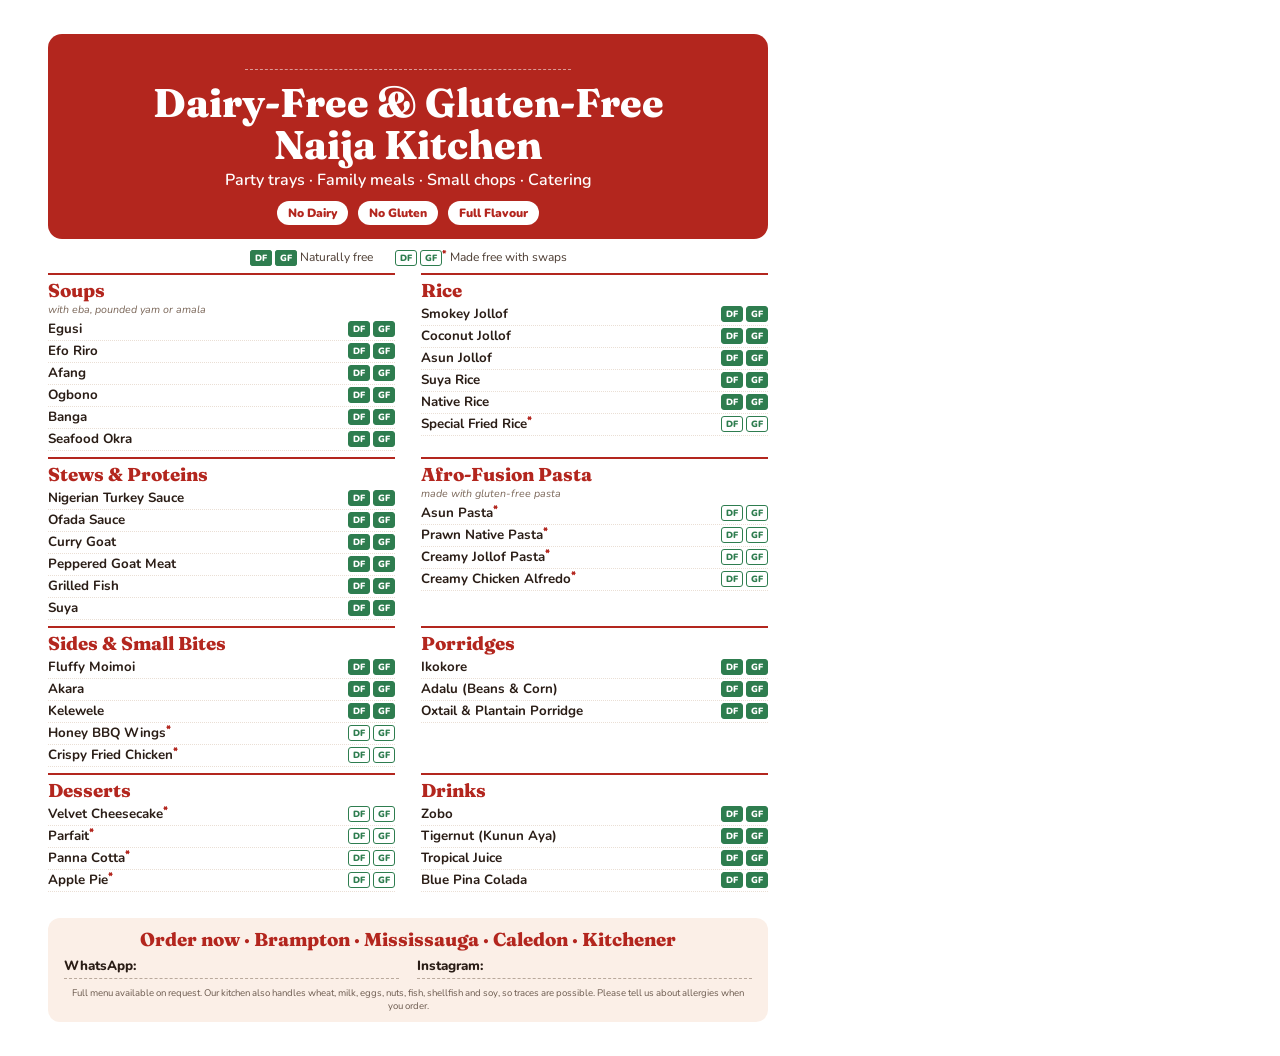
<file: menu/df-gf-flyer.html>
<!doctype html><html lang="en"><head><meta charset="utf-8"><title>DF &amp; GF Flyer</title>
<link rel="stylesheet" href="../book/fonts/fonts.css"><style>
@page { size: Letter; margin: 0; }
* { box-sizing:border-box; }
html,body { margin:0; }
body { font-family:'Nunito',sans-serif; color:#2a1d16; background:#fff; }
.sheet { width:8.5in; height:11in; padding:0.35in 0.5in; display:flex; flex-direction:column; }
.top { background:#b3261e; color:#fff; border-radius:14px; padding:16px 22px 14px; text-align:center; }
.biz { font-size:9pt; letter-spacing:.18em; text-transform:uppercase; opacity:.9; border-bottom:1.5px dashed rgba(255,255,255,.6); display:inline-block; min-width:3.4in; padding-bottom:3px; height:20px; }
h1 { font-family:'Fraunces',serif; font-weight:800; font-size:30pt; line-height:1.05; margin:6px 0 3px; }
.tl { font-size:12pt; margin:0; font-weight:600; }
.badges { display:flex; justify-content:center; gap:10px; margin-top:10px; flex-wrap:wrap; }
.badges span { background:#fff; color:#b3261e; font-weight:900; font-size:9pt; padding:4px 11px; border-radius:20px; }
.legend { display:flex; justify-content:center; gap:22px; font-size:9pt; color:#4a3a30; margin:10px 0 8px; }
.grid { flex:1; display:grid; grid-template-columns:1fr 1fr; gap:6px 26px; align-content:start; }
section { border-top:2px solid #b3261e; padding-top:4px; }
h2 { font-family:'Fraunces',serif; font-weight:800; color:#b3261e; font-size:14pt; margin:0; }
.sub { font-size:8pt; font-style:italic; color:#7a6658; margin:0 0 2px; }
ul { list-style:none; margin:2px 0 0; padding:0; }
li { display:flex; align-items:center; gap:3px; font-size:10pt; font-weight:700; padding:1.5px 0; border-bottom:1px dotted #eadfd5; }
li span { flex:1; }
sup { color:#b3261e; font-weight:900; line-height:0; vertical-align:baseline; position:relative; top:-0.4em; }
.t { font-style:normal; font-size:6.8pt; font-weight:900; padding:1px 4px; border-radius:3px; border:1px solid #2e7d4f; }
.t.n { background:#2e7d4f; color:#fff; } .t.s { background:#fff; color:#2e7d4f; }
.bottom { margin-top:8px; background:#fbefe7; border-radius:12px; padding:10px 16px; }
.cta { text-align:center; font-family:'Fraunces',serif; font-weight:800; color:#b3261e; font-size:14pt; margin:0 0 6px; }
.lines { display:flex; gap:18px; font-size:10pt; font-weight:800; }
.lines span { flex:1; border-bottom:1.5px dashed #b9a99c; padding-bottom:3px; }
.fine { font-size:7.2pt; color:#6b5a4e; margin:7px 0 0; text-align:center; }
</style></head><body><div class="sheet">
<div class="top">
  <div class="biz"></div>
  <h1>Dairy-Free &amp; Gluten-Free<br>Naija Kitchen</h1>
  <p class="tl">Party trays · Family meals · Small chops · Catering</p>
  <div class="badges"><span>No Dairy</span><span>No Gluten</span><span>Full Flavour</span></div>
</div>
<div class="legend"><span><i class="t n">DF</i> <i class="t n">GF</i> Naturally free</span><span><i class="t s">DF</i> <i class="t s">GF</i><sup>*</sup> Made free with swaps</span></div>
<div class="grid"><section><h2>Soups</h2><p class="sub">with eba, pounded yam or amala</p><ul><li><span>Egusi</span><i class="t n">DF</i><i class="t n">GF</i></li><li><span>Efo Riro</span><i class="t n">DF</i><i class="t n">GF</i></li><li><span>Afang</span><i class="t n">DF</i><i class="t n">GF</i></li><li><span>Ogbono</span><i class="t n">DF</i><i class="t n">GF</i></li><li><span>Banga</span><i class="t n">DF</i><i class="t n">GF</i></li><li><span>Seafood Okra</span><i class="t n">DF</i><i class="t n">GF</i></li></ul></section><section><h2>Rice</h2><ul><li><span>Smokey Jollof</span><i class="t n">DF</i><i class="t n">GF</i></li><li><span>Coconut Jollof</span><i class="t n">DF</i><i class="t n">GF</i></li><li><span>Asun Jollof</span><i class="t n">DF</i><i class="t n">GF</i></li><li><span>Suya Rice</span><i class="t n">DF</i><i class="t n">GF</i></li><li><span>Native Rice</span><i class="t n">DF</i><i class="t n">GF</i></li><li><span>Special Fried Rice<sup>*</sup></span><i class="t s">DF</i><i class="t s">GF</i></li></ul></section><section><h2>Stews & Proteins</h2><ul><li><span>Nigerian Turkey Sauce</span><i class="t n">DF</i><i class="t n">GF</i></li><li><span>Ofada Sauce</span><i class="t n">DF</i><i class="t n">GF</i></li><li><span>Curry Goat</span><i class="t n">DF</i><i class="t n">GF</i></li><li><span>Peppered Goat Meat</span><i class="t n">DF</i><i class="t n">GF</i></li><li><span>Grilled Fish</span><i class="t n">DF</i><i class="t n">GF</i></li><li><span>Suya</span><i class="t n">DF</i><i class="t n">GF</i></li></ul></section><section><h2>Afro-Fusion Pasta</h2><p class="sub">made with gluten-free pasta</p><ul><li><span>Asun Pasta<sup>*</sup></span><i class="t s">DF</i><i class="t s">GF</i></li><li><span>Prawn Native Pasta<sup>*</sup></span><i class="t s">DF</i><i class="t s">GF</i></li><li><span>Creamy Jollof Pasta<sup>*</sup></span><i class="t s">DF</i><i class="t s">GF</i></li><li><span>Creamy Chicken Alfredo<sup>*</sup></span><i class="t s">DF</i><i class="t s">GF</i></li></ul></section><section><h2>Sides & Small Bites</h2><ul><li><span>Fluffy Moimoi</span><i class="t n">DF</i><i class="t n">GF</i></li><li><span>Akara</span><i class="t n">DF</i><i class="t n">GF</i></li><li><span>Kelewele</span><i class="t n">DF</i><i class="t n">GF</i></li><li><span>Honey BBQ Wings<sup>*</sup></span><i class="t s">DF</i><i class="t s">GF</i></li><li><span>Crispy Fried Chicken<sup>*</sup></span><i class="t s">DF</i><i class="t s">GF</i></li></ul></section><section><h2>Porridges</h2><ul><li><span>Ikokore</span><i class="t n">DF</i><i class="t n">GF</i></li><li><span>Adalu (Beans &amp; Corn)</span><i class="t n">DF</i><i class="t n">GF</i></li><li><span>Oxtail &amp; Plantain Porridge</span><i class="t n">DF</i><i class="t n">GF</i></li></ul></section><section><h2>Desserts</h2><ul><li><span>Velvet Cheesecake<sup>*</sup></span><i class="t s">DF</i><i class="t s">GF</i></li><li><span>Parfait<sup>*</sup></span><i class="t s">DF</i><i class="t s">GF</i></li><li><span>Panna Cotta<sup>*</sup></span><i class="t s">DF</i><i class="t s">GF</i></li><li><span>Apple Pie<sup>*</sup></span><i class="t s">DF</i><i class="t s">GF</i></li></ul></section><section><h2>Drinks</h2><ul><li><span>Zobo</span><i class="t n">DF</i><i class="t n">GF</i></li><li><span>Tigernut (Kunun Aya)</span><i class="t n">DF</i><i class="t n">GF</i></li><li><span>Tropical Juice</span><i class="t n">DF</i><i class="t n">GF</i></li><li><span>Blue Pina Colada</span><i class="t n">DF</i><i class="t n">GF</i></li></ul></section></div>
<div class="bottom">
  <p class="cta">Order now · Brampton · Mississauga · Caledon · Kitchener</p>
  <div class="lines"><span>WhatsApp:</span><span>Instagram:</span></div>
  <p class="fine">Full menu available on request. Our kitchen also handles wheat, milk, eggs, nuts, fish, shellfish and soy, so traces are possible. Please tell us about allergies when you order.</p>
</div>
</div></body></html>
</file>
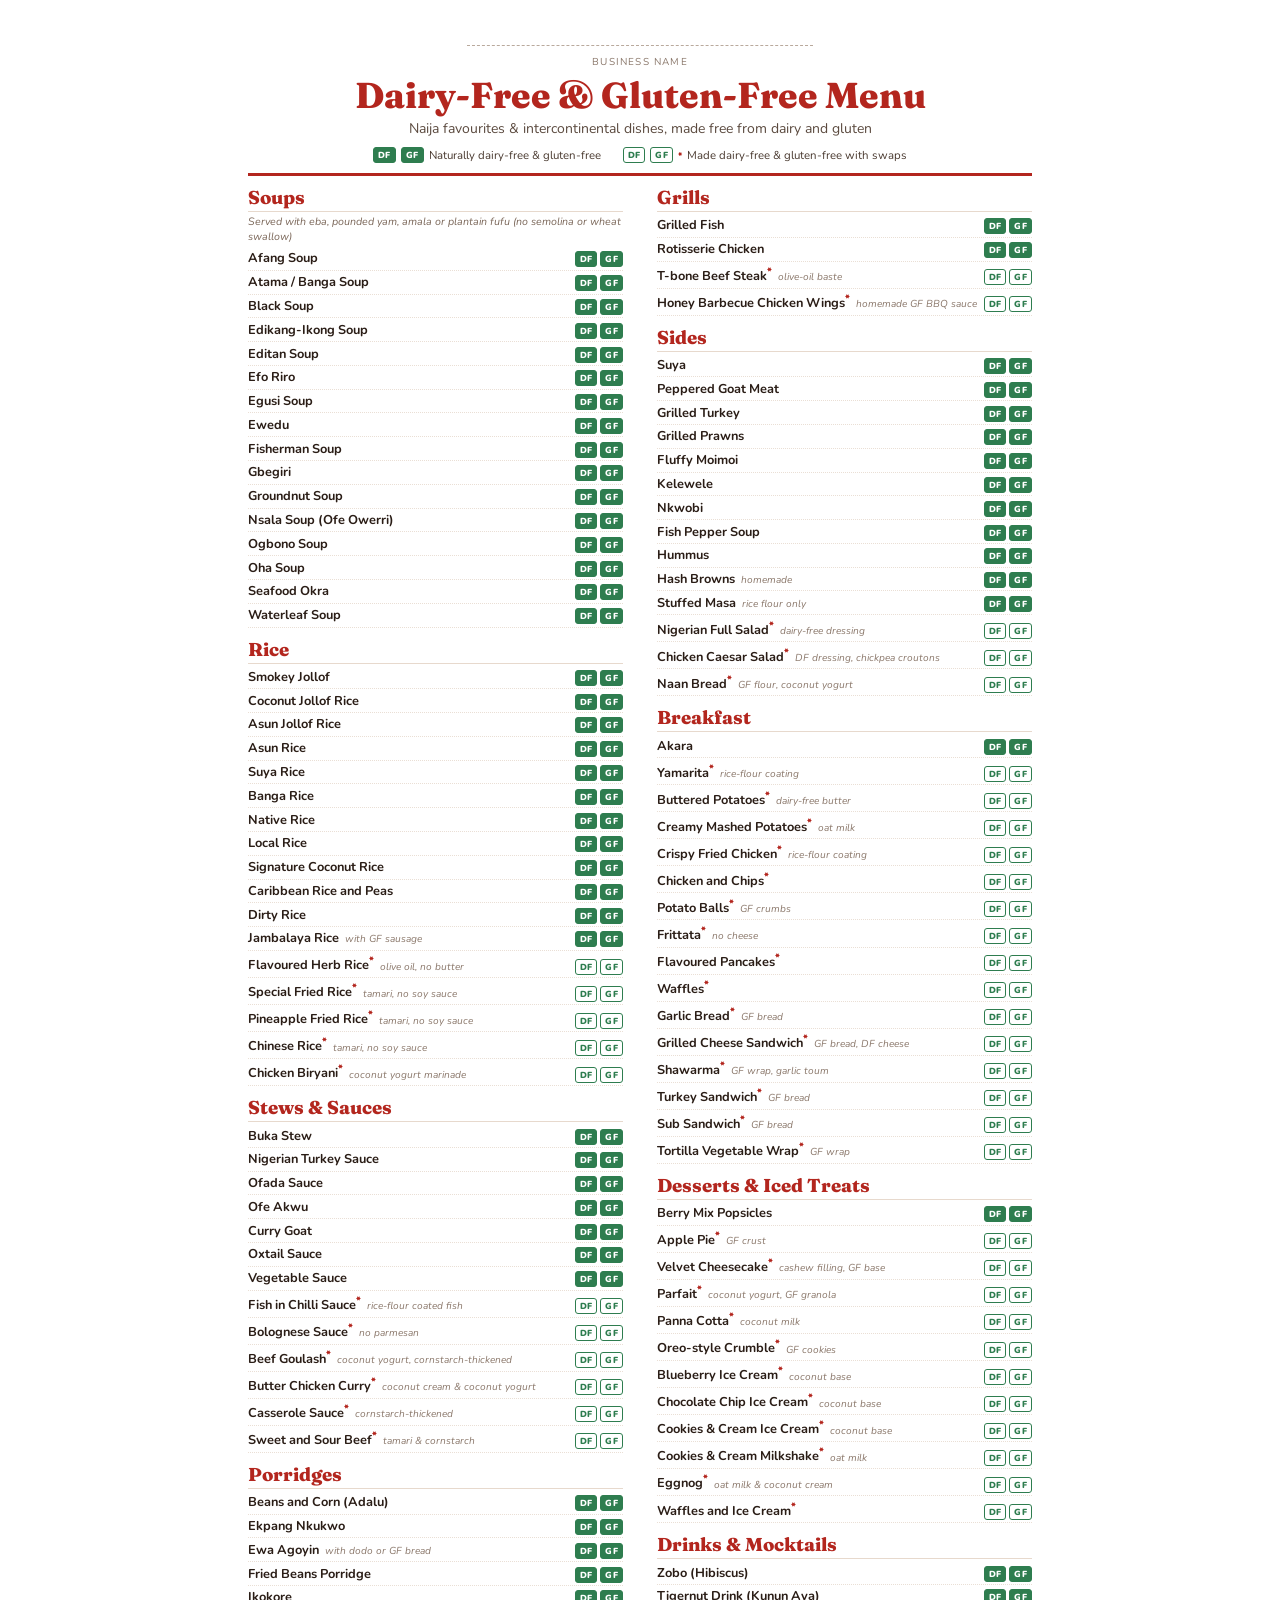
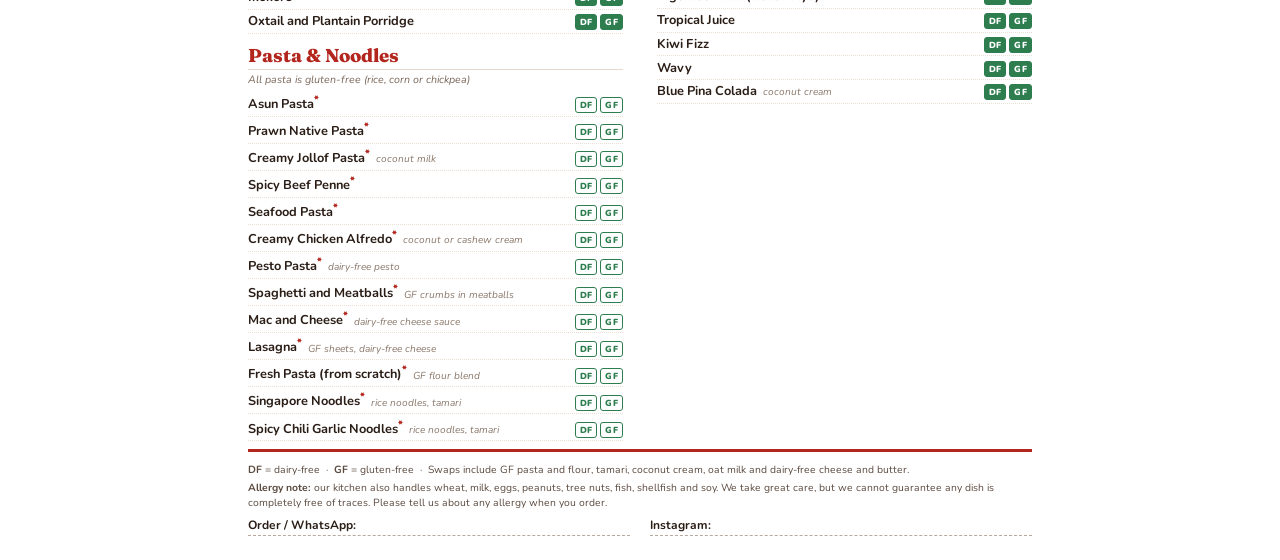
<file: menu/df-gf-menu.html>
<!doctype html><html lang="en"><head><meta charset="utf-8">
<title>Dairy-Free &amp; Gluten-Free Menu</title>
<link rel="stylesheet" href="../book/fonts/fonts.css">
<style>
@page { size: Letter; margin: 0.45in 0.5in; }
* { box-sizing: border-box; }
body { margin:0; font-family:'Nunito',sans-serif; color:#2a1d16; background:#fff; font-size:9.6pt; }
header { text-align:center; border-bottom:3px solid #b3261e; padding-bottom:8px; margin-bottom:10px; }
.biz { display:inline-block; border-bottom:1.5px dashed #b9a99c; min-width:3.6in; height:22px; margin-bottom:4px; }
.biz-l { font-size:7.5pt; letter-spacing:.12em; text-transform:uppercase; color:#8a776a; }
h1 { font-family:'Fraunces',serif; font-weight:800; font-size:27pt; color:#b3261e; margin:4px 0 2px; }
.tagline { font-size:10.5pt; color:#5b4a3f; margin:0; }
.legend { display:flex; justify-content:center; gap:22px; margin:9px 0 2px; font-size:8.6pt; color:#4a3a30; flex-wrap:wrap; }
.legend span { display:inline-flex; align-items:center; gap:5px; }
.cols { column-count:2; column-gap:0.35in; }
section { break-inside:avoid-column; margin:0 0 10px; }
h2 { font-family:'Fraunces',serif; font-weight:800; font-size:14pt; color:#b3261e; margin:0 0 2px;
      border-bottom:1px solid #e7d9cd; padding-bottom:2px; }
.sub { font-size:8pt; font-style:italic; color:#7a6658; margin:2px 0 3px; }
ul { list-style:none; margin:0; padding:0; }
li { display:flex; align-items:baseline; gap:6px; padding:2.4px 0; border-bottom:1px dotted #eadfd5; }
.nm { font-weight:700; }
.note { font-size:7.6pt; color:#8a776a; font-style:italic; flex:1; }
.nm + .tags { margin-left:auto; }
.tags { display:flex; gap:3px; white-space:nowrap; }
.tag { font-size:6.6pt; font-weight:900; letter-spacing:.04em; padding:1px 4px; border-radius:3px; }
.tag.n { background:#2e7d4f; color:#fff; border:1px solid #2e7d4f; }
.tag.s { background:#fff; color:#2e7d4f; border:1px solid #2e7d4f; }
.star { color:#b3261e; font-weight:900; }
footer { margin-top:8px; border-top:3px solid #b3261e; padding-top:7px; font-size:7.8pt; color:#5b4a3f; break-inside:avoid; }
footer p { margin:3px 0; }
.order { display:flex; gap:20px; margin-top:7px; font-size:9pt; font-weight:700; color:#2a1d16; flex-wrap:wrap; }
.order span { flex:1; min-width:2in; border-bottom:1.5px dashed #b9a99c; padding-bottom:2px; }
@media screen { body { max-width:8.5in; margin:24px auto; padding:0 16px; } }
</style></head><body>
<header>
  <div class="biz"></div><div class="biz-l">Business name</div>
  <h1>Dairy-Free &amp; Gluten-Free Menu</h1>
  <p class="tagline">Naija favourites &amp; intercontinental dishes, made free from dairy and gluten</p>
  <div class="legend">
    <span><b class="tag n">DF</b><b class="tag n">GF</b> Naturally dairy-free &amp; gluten-free</span>
    <span><b class="tag s">DF</b><b class="tag s">GF</b><sup class="star">*</sup> Made dairy-free &amp; gluten-free with swaps</span>
  </div>
</header>
<div class="cols"><section><h2>Soups</h2><p class="sub">Served with eba, pounded yam, amala or plantain fufu (no semolina or wheat swallow)</p><ul><li><span class="nm">Afang Soup</span><span class="tags"><b class="tag n">DF</b><b class="tag n">GF</b></span></li><li><span class="nm">Atama / Banga Soup</span><span class="tags"><b class="tag n">DF</b><b class="tag n">GF</b></span></li><li><span class="nm">Black Soup</span><span class="tags"><b class="tag n">DF</b><b class="tag n">GF</b></span></li><li><span class="nm">Edikang-Ikong Soup</span><span class="tags"><b class="tag n">DF</b><b class="tag n">GF</b></span></li><li><span class="nm">Editan Soup</span><span class="tags"><b class="tag n">DF</b><b class="tag n">GF</b></span></li><li><span class="nm">Efo Riro</span><span class="tags"><b class="tag n">DF</b><b class="tag n">GF</b></span></li><li><span class="nm">Egusi Soup</span><span class="tags"><b class="tag n">DF</b><b class="tag n">GF</b></span></li><li><span class="nm">Ewedu</span><span class="tags"><b class="tag n">DF</b><b class="tag n">GF</b></span></li><li><span class="nm">Fisherman Soup</span><span class="tags"><b class="tag n">DF</b><b class="tag n">GF</b></span></li><li><span class="nm">Gbegiri</span><span class="tags"><b class="tag n">DF</b><b class="tag n">GF</b></span></li><li><span class="nm">Groundnut Soup</span><span class="tags"><b class="tag n">DF</b><b class="tag n">GF</b></span></li><li><span class="nm">Nsala Soup (Ofe Owerri)</span><span class="tags"><b class="tag n">DF</b><b class="tag n">GF</b></span></li><li><span class="nm">Ogbono Soup</span><span class="tags"><b class="tag n">DF</b><b class="tag n">GF</b></span></li><li><span class="nm">Oha Soup</span><span class="tags"><b class="tag n">DF</b><b class="tag n">GF</b></span></li><li><span class="nm">Seafood Okra</span><span class="tags"><b class="tag n">DF</b><b class="tag n">GF</b></span></li><li><span class="nm">Waterleaf Soup</span><span class="tags"><b class="tag n">DF</b><b class="tag n">GF</b></span></li></ul></section><section><h2>Rice</h2><ul><li><span class="nm">Smokey Jollof</span><span class="tags"><b class="tag n">DF</b><b class="tag n">GF</b></span></li><li><span class="nm">Coconut Jollof Rice</span><span class="tags"><b class="tag n">DF</b><b class="tag n">GF</b></span></li><li><span class="nm">Asun Jollof Rice</span><span class="tags"><b class="tag n">DF</b><b class="tag n">GF</b></span></li><li><span class="nm">Asun Rice</span><span class="tags"><b class="tag n">DF</b><b class="tag n">GF</b></span></li><li><span class="nm">Suya Rice</span><span class="tags"><b class="tag n">DF</b><b class="tag n">GF</b></span></li><li><span class="nm">Banga Rice</span><span class="tags"><b class="tag n">DF</b><b class="tag n">GF</b></span></li><li><span class="nm">Native Rice</span><span class="tags"><b class="tag n">DF</b><b class="tag n">GF</b></span></li><li><span class="nm">Local Rice</span><span class="tags"><b class="tag n">DF</b><b class="tag n">GF</b></span></li><li><span class="nm">Signature Coconut Rice</span><span class="tags"><b class="tag n">DF</b><b class="tag n">GF</b></span></li><li><span class="nm">Caribbean Rice and Peas</span><span class="tags"><b class="tag n">DF</b><b class="tag n">GF</b></span></li><li><span class="nm">Dirty Rice</span><span class="tags"><b class="tag n">DF</b><b class="tag n">GF</b></span></li><li><span class="nm">Jambalaya Rice</span><span class="note">with GF sausage</span><span class="tags"><b class="tag n">DF</b><b class="tag n">GF</b></span></li><li><span class="nm">Flavoured Herb Rice<sup class="star">*</sup></span><span class="note">olive oil, no butter</span><span class="tags"><b class="tag s">DF</b><b class="tag s">GF</b></span></li><li><span class="nm">Special Fried Rice<sup class="star">*</sup></span><span class="note">tamari, no soy sauce</span><span class="tags"><b class="tag s">DF</b><b class="tag s">GF</b></span></li><li><span class="nm">Pineapple Fried Rice<sup class="star">*</sup></span><span class="note">tamari, no soy sauce</span><span class="tags"><b class="tag s">DF</b><b class="tag s">GF</b></span></li><li><span class="nm">Chinese Rice<sup class="star">*</sup></span><span class="note">tamari, no soy sauce</span><span class="tags"><b class="tag s">DF</b><b class="tag s">GF</b></span></li><li><span class="nm">Chicken Biryani<sup class="star">*</sup></span><span class="note">coconut yogurt marinade</span><span class="tags"><b class="tag s">DF</b><b class="tag s">GF</b></span></li></ul></section><section><h2>Stews & Sauces</h2><ul><li><span class="nm">Buka Stew</span><span class="tags"><b class="tag n">DF</b><b class="tag n">GF</b></span></li><li><span class="nm">Nigerian Turkey Sauce</span><span class="tags"><b class="tag n">DF</b><b class="tag n">GF</b></span></li><li><span class="nm">Ofada Sauce</span><span class="tags"><b class="tag n">DF</b><b class="tag n">GF</b></span></li><li><span class="nm">Ofe Akwu</span><span class="tags"><b class="tag n">DF</b><b class="tag n">GF</b></span></li><li><span class="nm">Curry Goat</span><span class="tags"><b class="tag n">DF</b><b class="tag n">GF</b></span></li><li><span class="nm">Oxtail Sauce</span><span class="tags"><b class="tag n">DF</b><b class="tag n">GF</b></span></li><li><span class="nm">Vegetable Sauce</span><span class="tags"><b class="tag n">DF</b><b class="tag n">GF</b></span></li><li><span class="nm">Fish in Chilli Sauce<sup class="star">*</sup></span><span class="note">rice-flour coated fish</span><span class="tags"><b class="tag s">DF</b><b class="tag s">GF</b></span></li><li><span class="nm">Bolognese Sauce<sup class="star">*</sup></span><span class="note">no parmesan</span><span class="tags"><b class="tag s">DF</b><b class="tag s">GF</b></span></li><li><span class="nm">Beef Goulash<sup class="star">*</sup></span><span class="note">coconut yogurt, cornstarch-thickened</span><span class="tags"><b class="tag s">DF</b><b class="tag s">GF</b></span></li><li><span class="nm">Butter Chicken Curry<sup class="star">*</sup></span><span class="note">coconut cream &amp; coconut yogurt</span><span class="tags"><b class="tag s">DF</b><b class="tag s">GF</b></span></li><li><span class="nm">Casserole Sauce<sup class="star">*</sup></span><span class="note">cornstarch-thickened</span><span class="tags"><b class="tag s">DF</b><b class="tag s">GF</b></span></li><li><span class="nm">Sweet and Sour Beef<sup class="star">*</sup></span><span class="note">tamari &amp; cornstarch</span><span class="tags"><b class="tag s">DF</b><b class="tag s">GF</b></span></li></ul></section><section><h2>Porridges</h2><ul><li><span class="nm">Beans and Corn (Adalu)</span><span class="tags"><b class="tag n">DF</b><b class="tag n">GF</b></span></li><li><span class="nm">Ekpang Nkukwo</span><span class="tags"><b class="tag n">DF</b><b class="tag n">GF</b></span></li><li><span class="nm">Ewa Agoyin</span><span class="note">with dodo or GF bread</span><span class="tags"><b class="tag n">DF</b><b class="tag n">GF</b></span></li><li><span class="nm">Fried Beans Porridge</span><span class="tags"><b class="tag n">DF</b><b class="tag n">GF</b></span></li><li><span class="nm">Ikokore</span><span class="tags"><b class="tag n">DF</b><b class="tag n">GF</b></span></li><li><span class="nm">Oxtail and Plantain Porridge</span><span class="tags"><b class="tag n">DF</b><b class="tag n">GF</b></span></li></ul></section><section><h2>Pasta & Noodles</h2><p class="sub">All pasta is gluten-free (rice, corn or chickpea)</p><ul><li><span class="nm">Asun Pasta<sup class="star">*</sup></span><span class="tags"><b class="tag s">DF</b><b class="tag s">GF</b></span></li><li><span class="nm">Prawn Native Pasta<sup class="star">*</sup></span><span class="tags"><b class="tag s">DF</b><b class="tag s">GF</b></span></li><li><span class="nm">Creamy Jollof Pasta<sup class="star">*</sup></span><span class="note">coconut milk</span><span class="tags"><b class="tag s">DF</b><b class="tag s">GF</b></span></li><li><span class="nm">Spicy Beef Penne<sup class="star">*</sup></span><span class="tags"><b class="tag s">DF</b><b class="tag s">GF</b></span></li><li><span class="nm">Seafood Pasta<sup class="star">*</sup></span><span class="tags"><b class="tag s">DF</b><b class="tag s">GF</b></span></li><li><span class="nm">Creamy Chicken Alfredo<sup class="star">*</sup></span><span class="note">coconut or cashew cream</span><span class="tags"><b class="tag s">DF</b><b class="tag s">GF</b></span></li><li><span class="nm">Pesto Pasta<sup class="star">*</sup></span><span class="note">dairy-free pesto</span><span class="tags"><b class="tag s">DF</b><b class="tag s">GF</b></span></li><li><span class="nm">Spaghetti and Meatballs<sup class="star">*</sup></span><span class="note">GF crumbs in meatballs</span><span class="tags"><b class="tag s">DF</b><b class="tag s">GF</b></span></li><li><span class="nm">Mac and Cheese<sup class="star">*</sup></span><span class="note">dairy-free cheese sauce</span><span class="tags"><b class="tag s">DF</b><b class="tag s">GF</b></span></li><li><span class="nm">Lasagna<sup class="star">*</sup></span><span class="note">GF sheets, dairy-free cheese</span><span class="tags"><b class="tag s">DF</b><b class="tag s">GF</b></span></li><li><span class="nm">Fresh Pasta (from scratch)<sup class="star">*</sup></span><span class="note">GF flour blend</span><span class="tags"><b class="tag s">DF</b><b class="tag s">GF</b></span></li><li><span class="nm">Singapore Noodles<sup class="star">*</sup></span><span class="note">rice noodles, tamari</span><span class="tags"><b class="tag s">DF</b><b class="tag s">GF</b></span></li><li><span class="nm">Spicy Chili Garlic Noodles<sup class="star">*</sup></span><span class="note">rice noodles, tamari</span><span class="tags"><b class="tag s">DF</b><b class="tag s">GF</b></span></li></ul></section><section><h2>Grills</h2><ul><li><span class="nm">Grilled Fish</span><span class="tags"><b class="tag n">DF</b><b class="tag n">GF</b></span></li><li><span class="nm">Rotisserie Chicken</span><span class="tags"><b class="tag n">DF</b><b class="tag n">GF</b></span></li><li><span class="nm">T-bone Beef Steak<sup class="star">*</sup></span><span class="note">olive-oil baste</span><span class="tags"><b class="tag s">DF</b><b class="tag s">GF</b></span></li><li><span class="nm">Honey Barbecue Chicken Wings<sup class="star">*</sup></span><span class="note">homemade GF BBQ sauce</span><span class="tags"><b class="tag s">DF</b><b class="tag s">GF</b></span></li></ul></section><section><h2>Sides</h2><ul><li><span class="nm">Suya</span><span class="tags"><b class="tag n">DF</b><b class="tag n">GF</b></span></li><li><span class="nm">Peppered Goat Meat</span><span class="tags"><b class="tag n">DF</b><b class="tag n">GF</b></span></li><li><span class="nm">Grilled Turkey</span><span class="tags"><b class="tag n">DF</b><b class="tag n">GF</b></span></li><li><span class="nm">Grilled Prawns</span><span class="tags"><b class="tag n">DF</b><b class="tag n">GF</b></span></li><li><span class="nm">Fluffy Moimoi</span><span class="tags"><b class="tag n">DF</b><b class="tag n">GF</b></span></li><li><span class="nm">Kelewele</span><span class="tags"><b class="tag n">DF</b><b class="tag n">GF</b></span></li><li><span class="nm">Nkwobi</span><span class="tags"><b class="tag n">DF</b><b class="tag n">GF</b></span></li><li><span class="nm">Fish Pepper Soup</span><span class="tags"><b class="tag n">DF</b><b class="tag n">GF</b></span></li><li><span class="nm">Hummus</span><span class="tags"><b class="tag n">DF</b><b class="tag n">GF</b></span></li><li><span class="nm">Hash Browns</span><span class="note">homemade</span><span class="tags"><b class="tag n">DF</b><b class="tag n">GF</b></span></li><li><span class="nm">Stuffed Masa</span><span class="note">rice flour only</span><span class="tags"><b class="tag n">DF</b><b class="tag n">GF</b></span></li><li><span class="nm">Nigerian Full Salad<sup class="star">*</sup></span><span class="note">dairy-free dressing</span><span class="tags"><b class="tag s">DF</b><b class="tag s">GF</b></span></li><li><span class="nm">Chicken Caesar Salad<sup class="star">*</sup></span><span class="note">DF dressing, chickpea croutons</span><span class="tags"><b class="tag s">DF</b><b class="tag s">GF</b></span></li><li><span class="nm">Naan Bread<sup class="star">*</sup></span><span class="note">GF flour, coconut yogurt</span><span class="tags"><b class="tag s">DF</b><b class="tag s">GF</b></span></li></ul></section><section><h2>Breakfast</h2><ul><li><span class="nm">Akara</span><span class="tags"><b class="tag n">DF</b><b class="tag n">GF</b></span></li><li><span class="nm">Yamarita<sup class="star">*</sup></span><span class="note">rice-flour coating</span><span class="tags"><b class="tag s">DF</b><b class="tag s">GF</b></span></li><li><span class="nm">Buttered Potatoes<sup class="star">*</sup></span><span class="note">dairy-free butter</span><span class="tags"><b class="tag s">DF</b><b class="tag s">GF</b></span></li><li><span class="nm">Creamy Mashed Potatoes<sup class="star">*</sup></span><span class="note">oat milk</span><span class="tags"><b class="tag s">DF</b><b class="tag s">GF</b></span></li><li><span class="nm">Crispy Fried Chicken<sup class="star">*</sup></span><span class="note">rice-flour coating</span><span class="tags"><b class="tag s">DF</b><b class="tag s">GF</b></span></li><li><span class="nm">Chicken and Chips<sup class="star">*</sup></span><span class="tags"><b class="tag s">DF</b><b class="tag s">GF</b></span></li><li><span class="nm">Potato Balls<sup class="star">*</sup></span><span class="note">GF crumbs</span><span class="tags"><b class="tag s">DF</b><b class="tag s">GF</b></span></li><li><span class="nm">Frittata<sup class="star">*</sup></span><span class="note">no cheese</span><span class="tags"><b class="tag s">DF</b><b class="tag s">GF</b></span></li><li><span class="nm">Flavoured Pancakes<sup class="star">*</sup></span><span class="tags"><b class="tag s">DF</b><b class="tag s">GF</b></span></li><li><span class="nm">Waffles<sup class="star">*</sup></span><span class="tags"><b class="tag s">DF</b><b class="tag s">GF</b></span></li><li><span class="nm">Garlic Bread<sup class="star">*</sup></span><span class="note">GF bread</span><span class="tags"><b class="tag s">DF</b><b class="tag s">GF</b></span></li><li><span class="nm">Grilled Cheese Sandwich<sup class="star">*</sup></span><span class="note">GF bread, DF cheese</span><span class="tags"><b class="tag s">DF</b><b class="tag s">GF</b></span></li><li><span class="nm">Shawarma<sup class="star">*</sup></span><span class="note">GF wrap, garlic toum</span><span class="tags"><b class="tag s">DF</b><b class="tag s">GF</b></span></li><li><span class="nm">Turkey Sandwich<sup class="star">*</sup></span><span class="note">GF bread</span><span class="tags"><b class="tag s">DF</b><b class="tag s">GF</b></span></li><li><span class="nm">Sub Sandwich<sup class="star">*</sup></span><span class="note">GF bread</span><span class="tags"><b class="tag s">DF</b><b class="tag s">GF</b></span></li><li><span class="nm">Tortilla Vegetable Wrap<sup class="star">*</sup></span><span class="note">GF wrap</span><span class="tags"><b class="tag s">DF</b><b class="tag s">GF</b></span></li></ul></section><section><h2>Desserts & Iced Treats</h2><ul><li><span class="nm">Berry Mix Popsicles</span><span class="tags"><b class="tag n">DF</b><b class="tag n">GF</b></span></li><li><span class="nm">Apple Pie<sup class="star">*</sup></span><span class="note">GF crust</span><span class="tags"><b class="tag s">DF</b><b class="tag s">GF</b></span></li><li><span class="nm">Velvet Cheesecake<sup class="star">*</sup></span><span class="note">cashew filling, GF base</span><span class="tags"><b class="tag s">DF</b><b class="tag s">GF</b></span></li><li><span class="nm">Parfait<sup class="star">*</sup></span><span class="note">coconut yogurt, GF granola</span><span class="tags"><b class="tag s">DF</b><b class="tag s">GF</b></span></li><li><span class="nm">Panna Cotta<sup class="star">*</sup></span><span class="note">coconut milk</span><span class="tags"><b class="tag s">DF</b><b class="tag s">GF</b></span></li><li><span class="nm">Oreo-style Crumble<sup class="star">*</sup></span><span class="note">GF cookies</span><span class="tags"><b class="tag s">DF</b><b class="tag s">GF</b></span></li><li><span class="nm">Blueberry Ice Cream<sup class="star">*</sup></span><span class="note">coconut base</span><span class="tags"><b class="tag s">DF</b><b class="tag s">GF</b></span></li><li><span class="nm">Chocolate Chip Ice Cream<sup class="star">*</sup></span><span class="note">coconut base</span><span class="tags"><b class="tag s">DF</b><b class="tag s">GF</b></span></li><li><span class="nm">Cookies &amp; Cream Ice Cream<sup class="star">*</sup></span><span class="note">coconut base</span><span class="tags"><b class="tag s">DF</b><b class="tag s">GF</b></span></li><li><span class="nm">Cookies &amp; Cream Milkshake<sup class="star">*</sup></span><span class="note">oat milk</span><span class="tags"><b class="tag s">DF</b><b class="tag s">GF</b></span></li><li><span class="nm">Eggnog<sup class="star">*</sup></span><span class="note">oat milk &amp; coconut cream</span><span class="tags"><b class="tag s">DF</b><b class="tag s">GF</b></span></li><li><span class="nm">Waffles and Ice Cream<sup class="star">*</sup></span><span class="tags"><b class="tag s">DF</b><b class="tag s">GF</b></span></li></ul></section><section><h2>Drinks & Mocktails</h2><ul><li><span class="nm">Zobo (Hibiscus)</span><span class="tags"><b class="tag n">DF</b><b class="tag n">GF</b></span></li><li><span class="nm">Tigernut Drink (Kunun Aya)</span><span class="tags"><b class="tag n">DF</b><b class="tag n">GF</b></span></li><li><span class="nm">Tropical Juice</span><span class="tags"><b class="tag n">DF</b><b class="tag n">GF</b></span></li><li><span class="nm">Kiwi Fizz</span><span class="tags"><b class="tag n">DF</b><b class="tag n">GF</b></span></li><li><span class="nm">Wavy</span><span class="tags"><b class="tag n">DF</b><b class="tag n">GF</b></span></li><li><span class="nm">Blue Pina Colada</span><span class="note">coconut cream</span><span class="tags"><b class="tag n">DF</b><b class="tag n">GF</b></span></li></ul></section></div>
<footer>
  <p><b>DF</b> = dairy-free &nbsp;·&nbsp; <b>GF</b> = gluten-free &nbsp;·&nbsp; Swaps include GF pasta and flour, tamari, coconut cream, oat milk and dairy-free cheese and butter.</p>
  <p><b>Allergy note:</b> our kitchen also handles wheat, milk, eggs, peanuts, tree nuts, fish, shellfish and soy. We take great care, but we cannot guarantee any dish is completely free of traces. Please tell us about any allergy when you order.</p>
  <div class="order"><span>Order / WhatsApp:</span><span>Instagram:</span></div>
</footer>
</body></html>
</file>
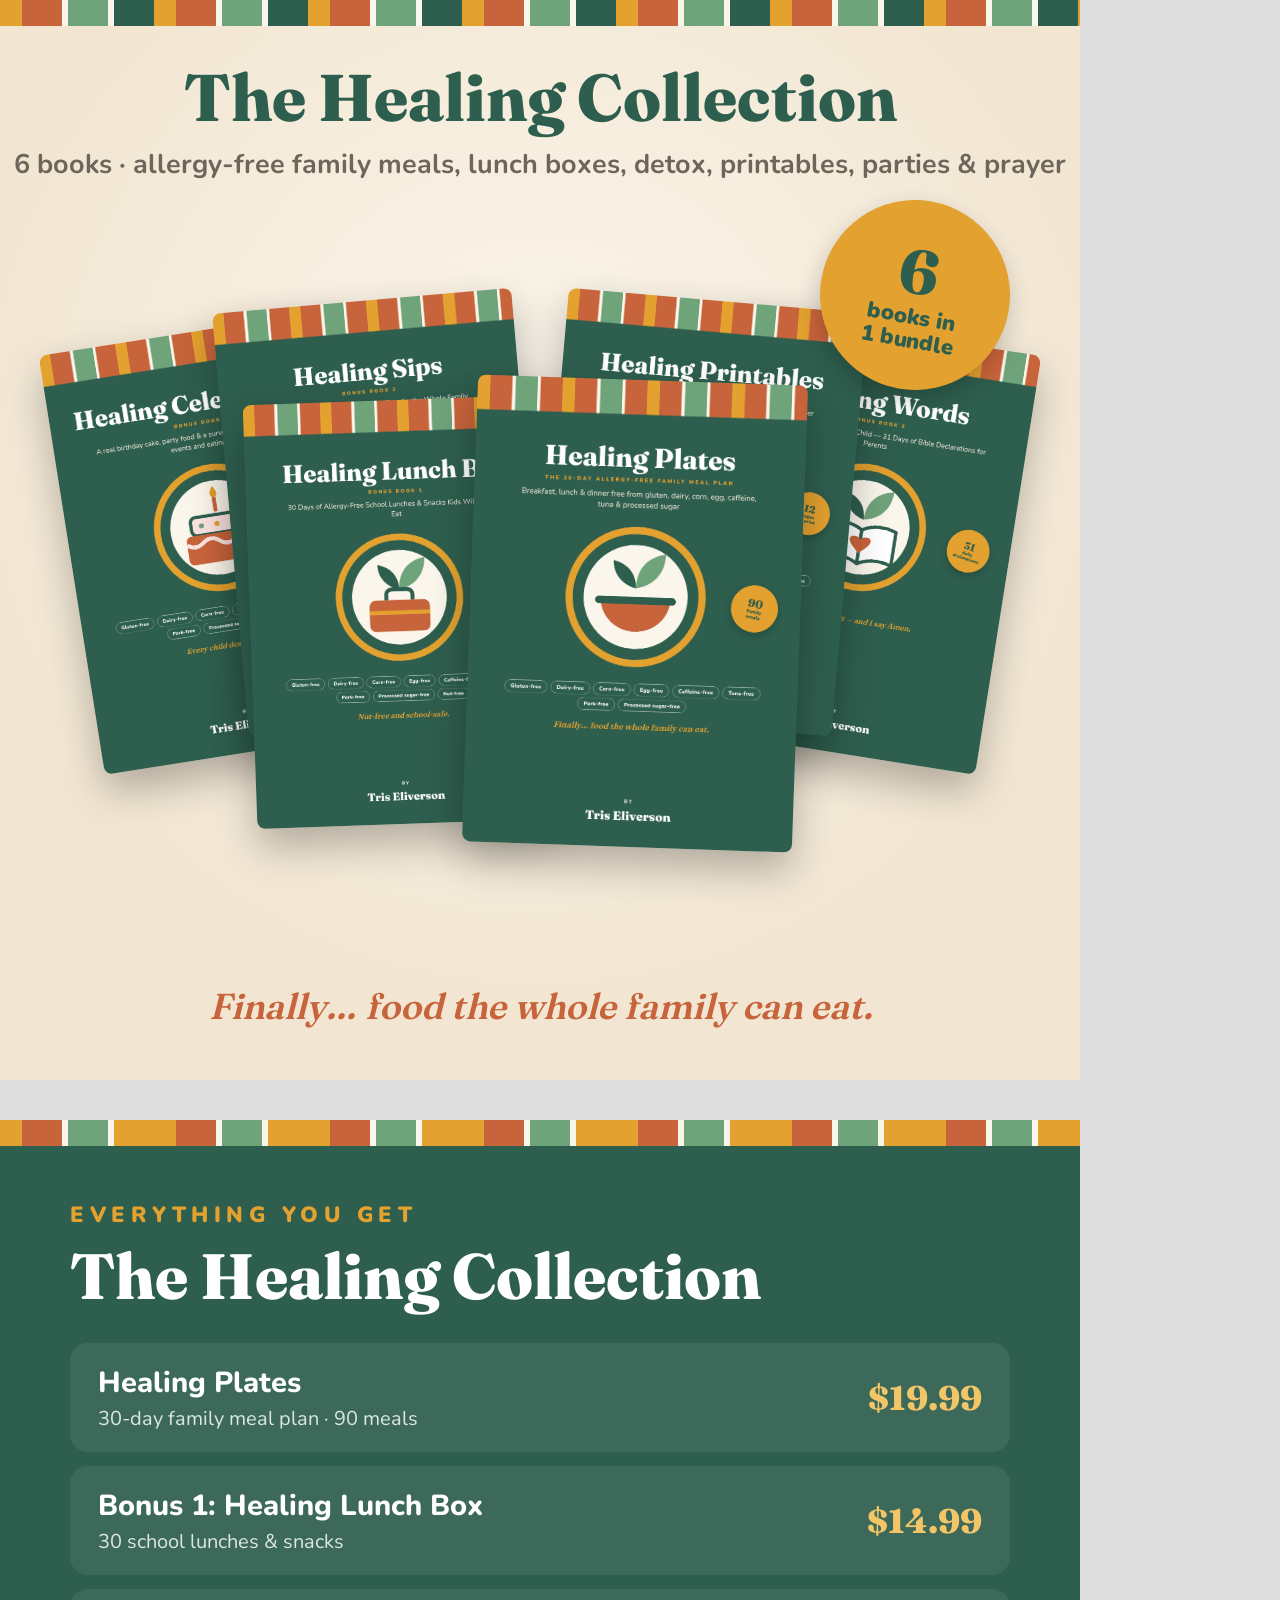
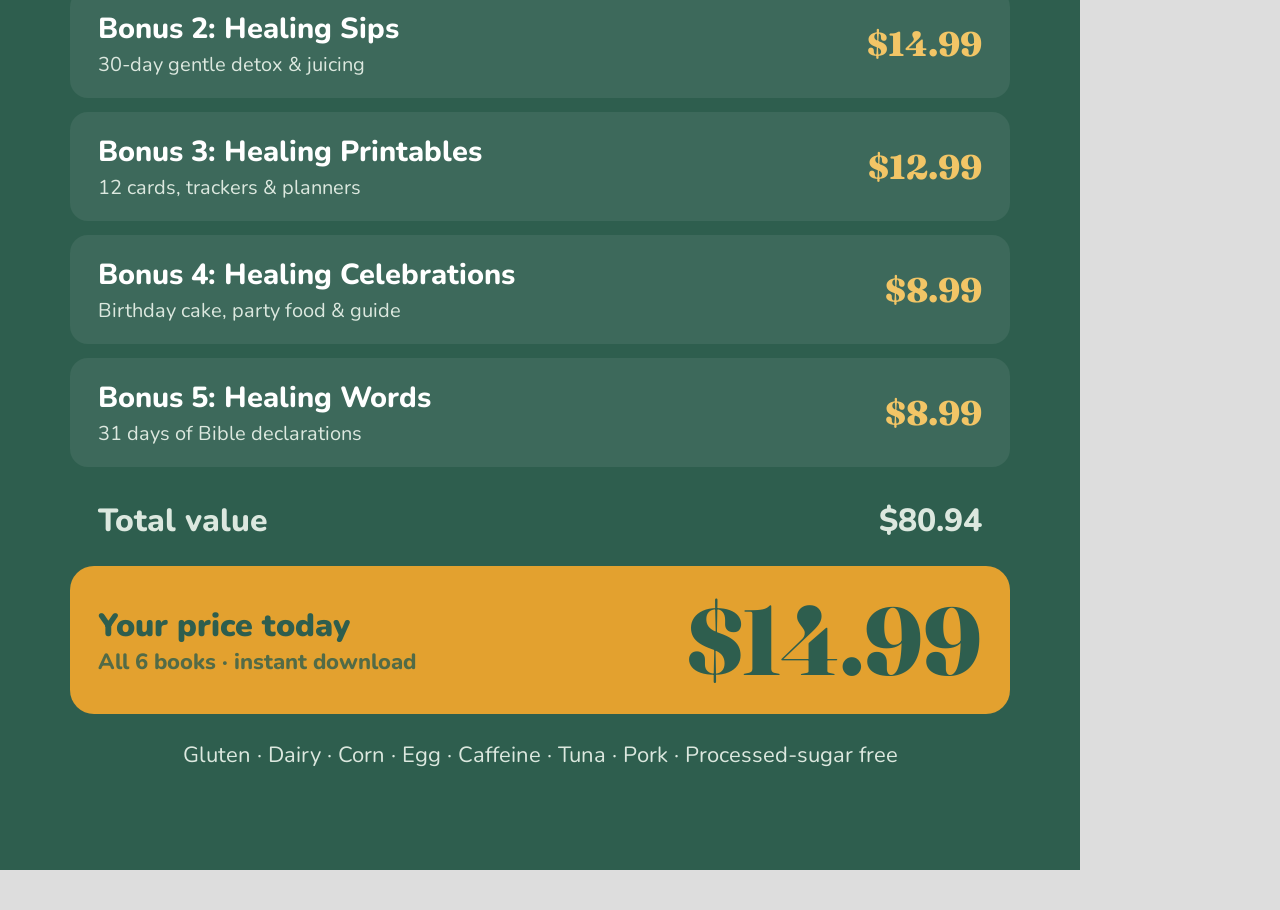
<file: sales/graphics.html>
<!doctype html>
<html><head><meta charset="utf-8"><title>Sales graphics</title>
<style>
@import url('../book/fonts/fonts.css');
* { box-sizing: border-box; margin: 0; }
body { font-family: 'Nunito', sans-serif; background: #ddd; }
.g { width: 1080px; position: relative; overflow: hidden; margin-bottom: 40px; }
/* ---------- bundle mockup ---------- */
#bundle { height: 1080px; background: radial-gradient(circle at 50% 40%, #FBF6EC 0, #F2E6D2 70%); }
#bundle .stripe { position: absolute; left: 0; right: 0; top: 0; height: 26px;
  background: repeating-linear-gradient(90deg, #E3A12F 0 22px, #C8643B 22px 62px, #FBF6EC 62px 68px, #6FA37A 68px 108px, #FBF6EC 108px 114px, #2E5E4E 114px 154px); }
#bundle h1 { position: absolute; top: 64px; width: 100%; text-align: center; font-family: 'Fraunces', serif; font-weight: 800;
  font-size: 66px; color: #2E5E4E; line-height: 1; }
#bundle .sub { position: absolute; top: 146px; width: 100%; text-align: center; font-size: 27px; color: #6E665B; font-weight: 700; }
.cv { position: absolute; width: 300px; height: 424px; border-radius: 8px; box-shadow: 0 18px 40px rgba(0,0,0,.28); background-size: cover; }
#bundle .tag { position: absolute; bottom: 52px; width: 100%; text-align: center; font-family: 'Fraunces', serif; font-weight: 600;
  font-style: italic; font-size: 36px; color: #C8643B; }
#bundle .badge { position: absolute; right: 70px; top: 200px; width: 190px; height: 190px; border-radius: 50%; background: #E3A12F;
  color: #2E5E4E; display: flex; flex-direction: column; align-items: center; justify-content: center; transform: rotate(10deg);
  box-shadow: 0 10px 24px rgba(0,0,0,.2); font-weight: 900; font-size: 22px; text-align: center; line-height: 1.1; z-index: 20; }
#bundle .badge b { font-family: 'Fraunces', serif; font-size: 62px; }
/* ---------- value stack ---------- */
#stack { height: 1350px; background: #2E5E4E; color: #fff; padding: 70px 70px 0; }
#stack .stripe { position: absolute; left: 0; right: 0; top: 0; height: 26px;
  background: repeating-linear-gradient(90deg, #E3A12F 0 22px, #C8643B 22px 62px, #FBF6EC 62px 68px, #6FA37A 68px 108px, #FBF6EC 108px 114px, #E3A12F 114px 154px); }
#stack .k { color: #E3A12F; font-weight: 900; letter-spacing: .25em; font-size: 22px; text-transform: uppercase; margin-top: 10px; }
#stack h1 { font-family: 'Fraunces', serif; font-weight: 800; font-size: 64px; line-height: 1.05; margin: 12px 0 34px; }
.row { display: grid; grid-template-columns: 1fr 150px; align-items: center; background: rgba(255,255,255,.07);
  border-radius: 18px; padding: 20px 28px; margin-bottom: 14px; }
.row .n { font-weight: 800; font-size: 29px; } .row .d { font-size: 20px; color: #DCE8DF; margin-top: 3px; }
.row .v { text-align: right; font-family: 'Fraunces', serif; font-weight: 800; font-size: 34px; color: #F2C566; }
.total { display: flex; justify-content: space-between; font-size: 32px; font-weight: 800; padding: 18px 28px 6px; color: #DCE8DF; }
.price { margin: 18px 0 0; background: #E3A12F; color: #2E5E4E; border-radius: 24px; padding: 26px 28px;
  display: flex; justify-content: space-between; align-items: center; }
.price .l { font-weight: 900; font-size: 32px; } .price .l small { display: block; font-size: 22px; font-weight: 800; opacity: .8; }
.price .p { font-family: 'Fraunces', serif; font-weight: 800; font-size: 96px; line-height: 1; }
#stack .foot { text-align: center; margin-top: 26px; font-size: 22px; color: #DCE8DF; }
</style></head>
<body>
<div class="g" id="bundle">
  <div class="stripe"></div>
  <h1>The Healing Collection</h1>
  <div class="sub">6 books · allergy-free family meals, lunch boxes, detox, printables, parties &amp; prayer</div>
  <div class="badge"><b>6</b>books in<br>1 bundle</div>
  <div class="cv" style="left:70px;  top:330px; transform:rotate(-9deg); background-image:url(img/c5.png); z-index:1"></div>
  <div class="cv" style="left:230px; top:300px; transform:rotate(-5deg); background-image:url(img/c3.png); z-index:2"></div>
  <div class="cv" style="left:550px; top:300px; transform:rotate(5deg);  background-image:url(img/c4.png); z-index:2"></div>
  <div class="cv" style="left:710px; top:330px; transform:rotate(9deg);  background-image:url(img/c6.png); z-index:1"></div>
  <div class="cv" style="left:250px; top:400px; transform:rotate(-2deg); background-image:url(img/c2.png); z-index:3"></div>
  <div class="cv" style="left:470px; top:380px; transform:rotate(2deg);  background-image:url(img/c1.png); z-index:4; width:330px; height:467px"></div>
  <div class="tag">Finally… food the whole family can eat.</div>
</div>

<div class="g" id="stack">
  <div class="stripe"></div>
  <div class="k">Everything you get</div>
  <h1>The Healing Collection</h1>
  <div class="row"><div><div class="n">Healing Plates</div><div class="d">30-day family meal plan · 90 meals</div></div><div class="v">$19.99</div></div>
  <div class="row"><div><div class="n">Bonus 1: Healing Lunch Box</div><div class="d">30 school lunches &amp; snacks</div></div><div class="v">$14.99</div></div>
  <div class="row"><div><div class="n">Bonus 2: Healing Sips</div><div class="d">30-day gentle detox &amp; juicing</div></div><div class="v">$14.99</div></div>
  <div class="row"><div><div class="n">Bonus 3: Healing Printables</div><div class="d">12 cards, trackers &amp; planners</div></div><div class="v">$12.99</div></div>
  <div class="row"><div><div class="n">Bonus 4: Healing Celebrations</div><div class="d">Birthday cake, party food &amp; guide</div></div><div class="v">$8.99</div></div>
  <div class="row"><div><div class="n">Bonus 5: Healing Words</div><div class="d">31 days of Bible declarations</div></div><div class="v">$8.99</div></div>
  <div class="total"><span>Total value</span><span>$80.94</span></div>
  <div class="price"><div class="l">Your price today<small>All 6 books · instant download</small></div><div class="p">$14.99</div></div>
  <div class="foot">Gluten · Dairy · Corn · Egg · Caffeine · Tuna · Pork · Processed-sugar free</div>
</div>
</body></html>
</file>
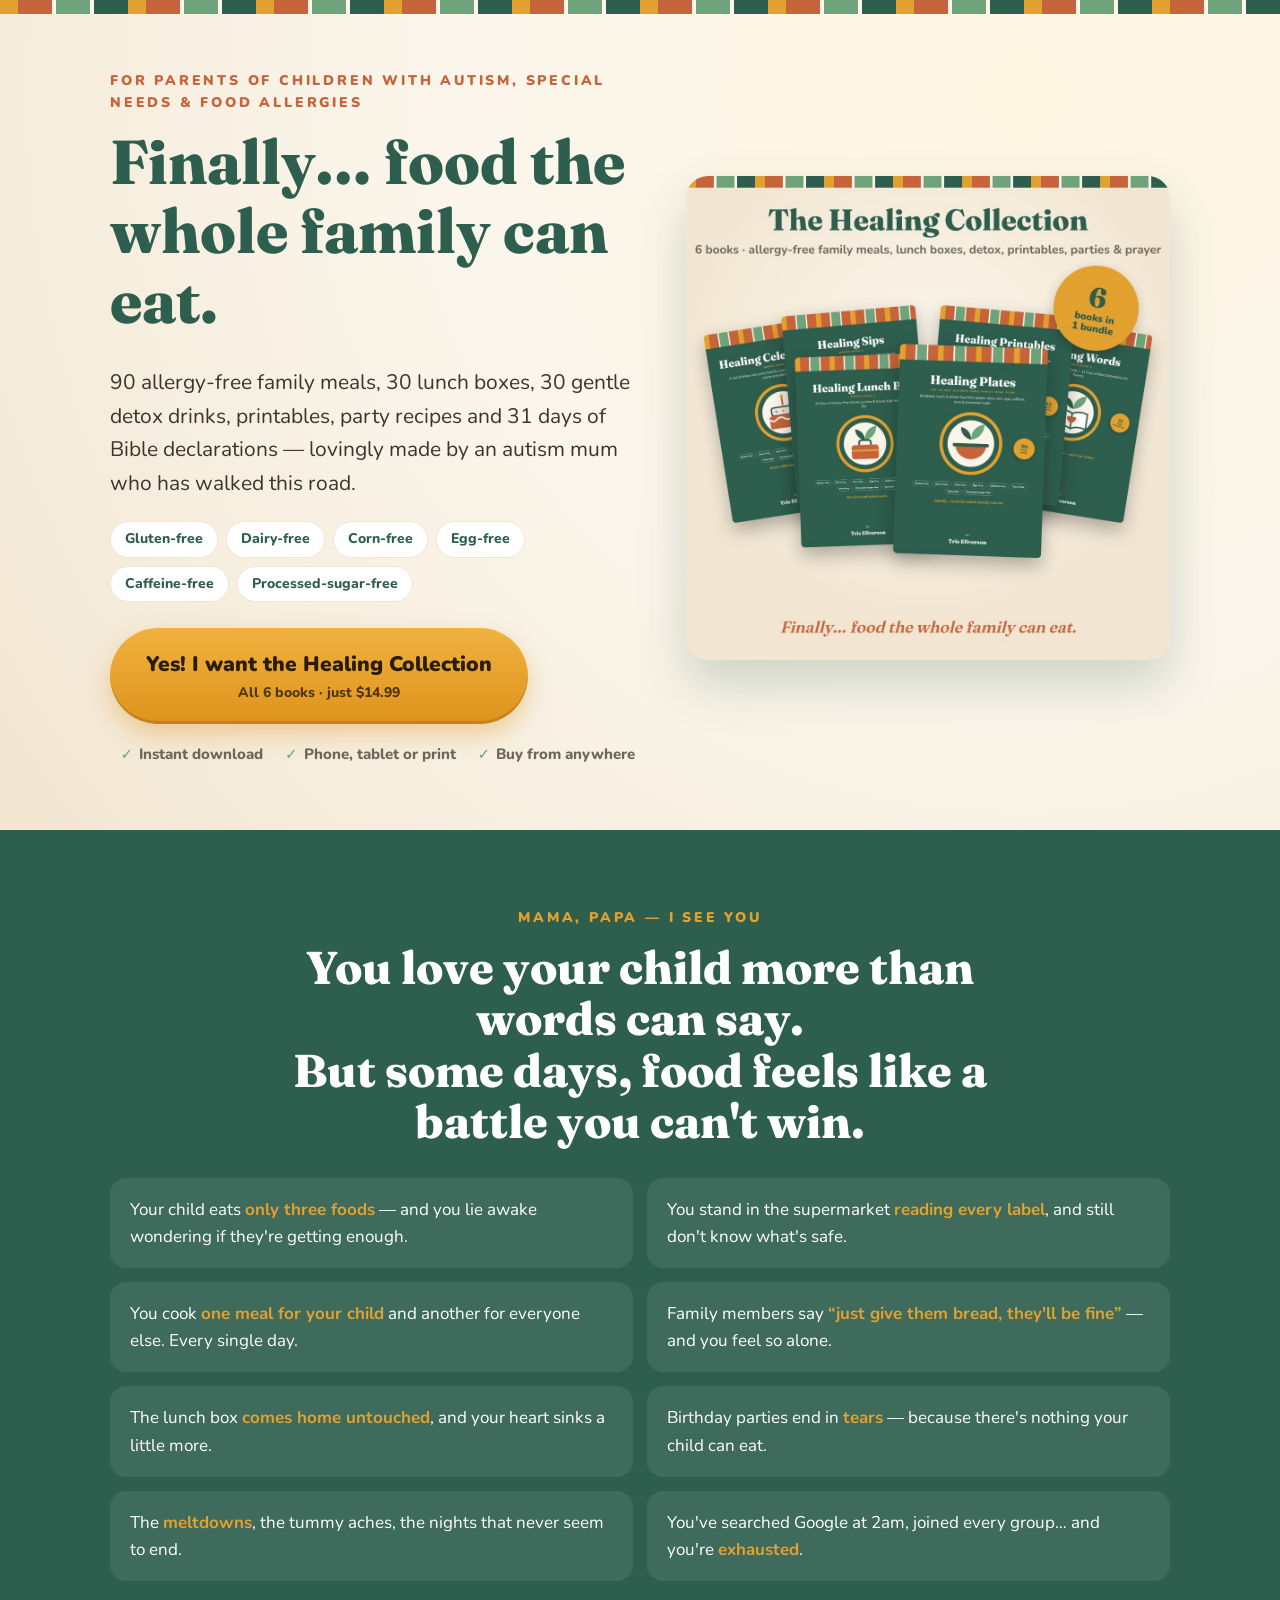
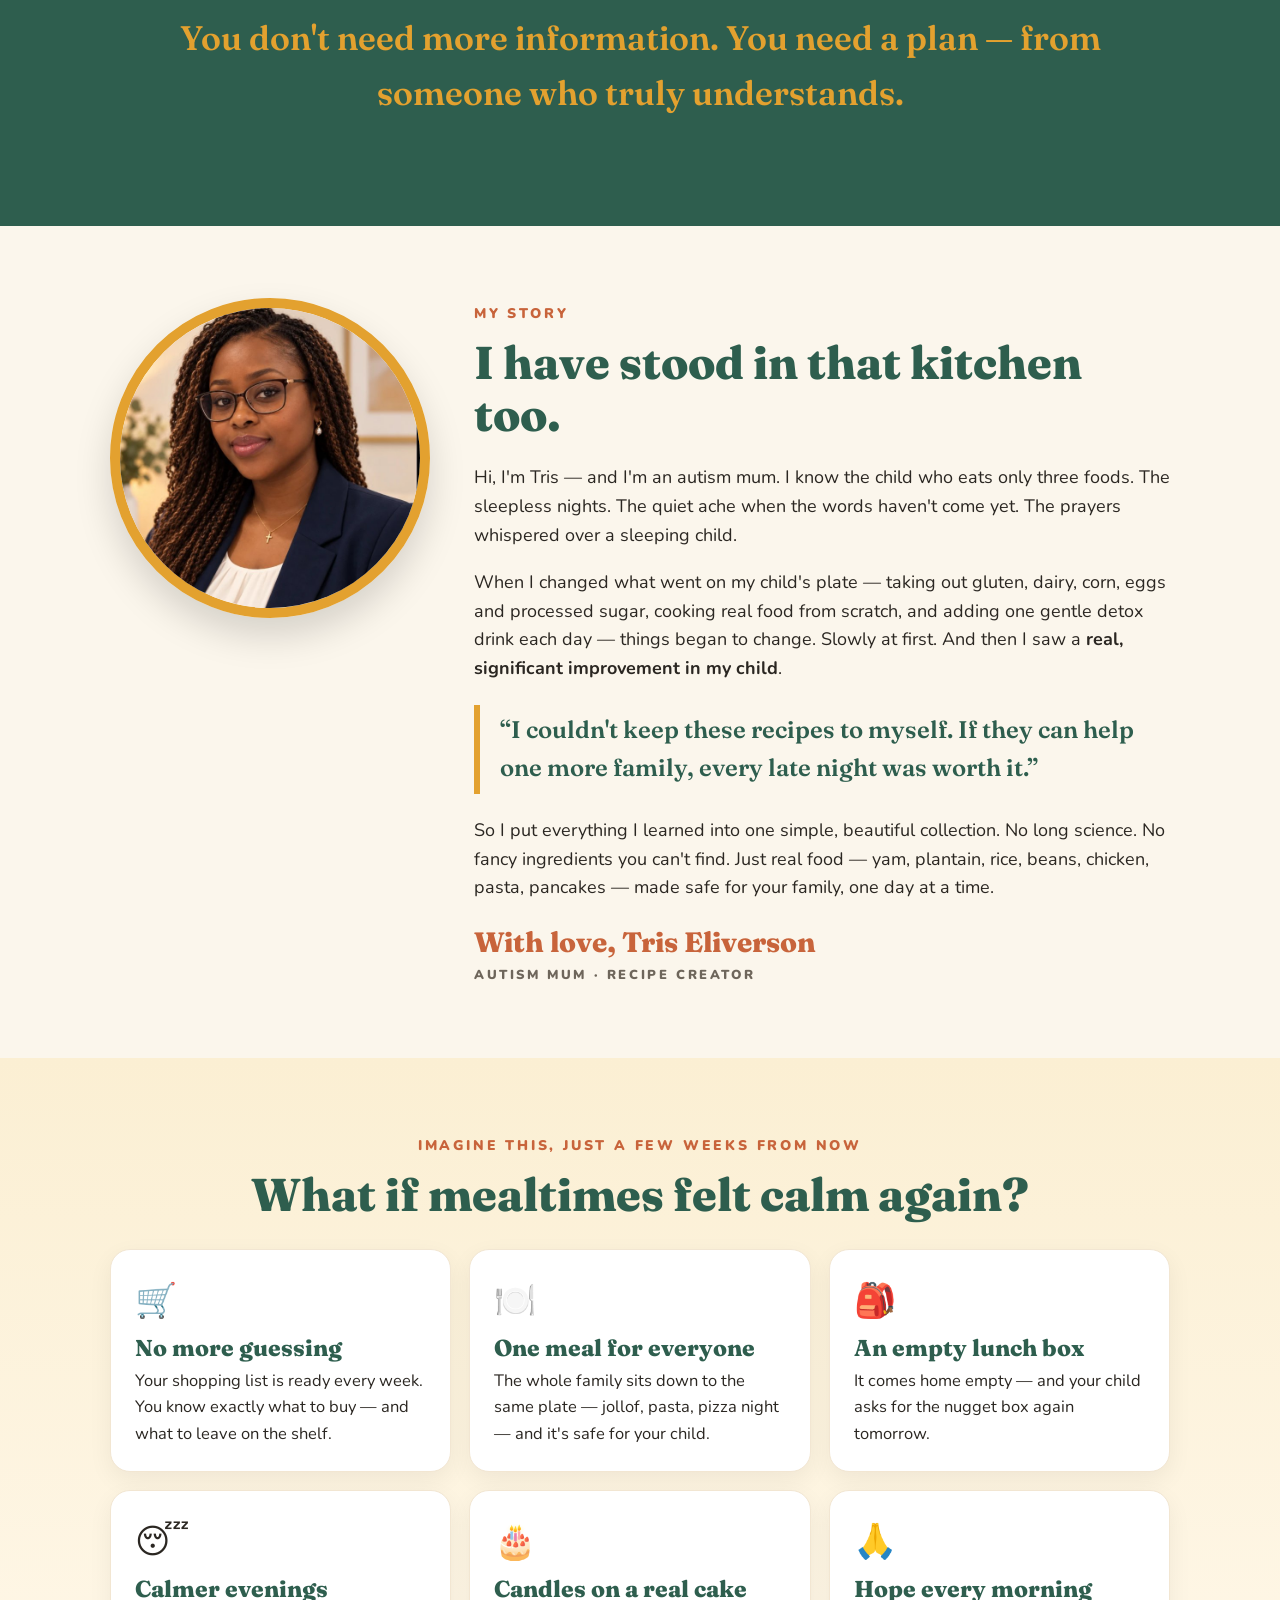
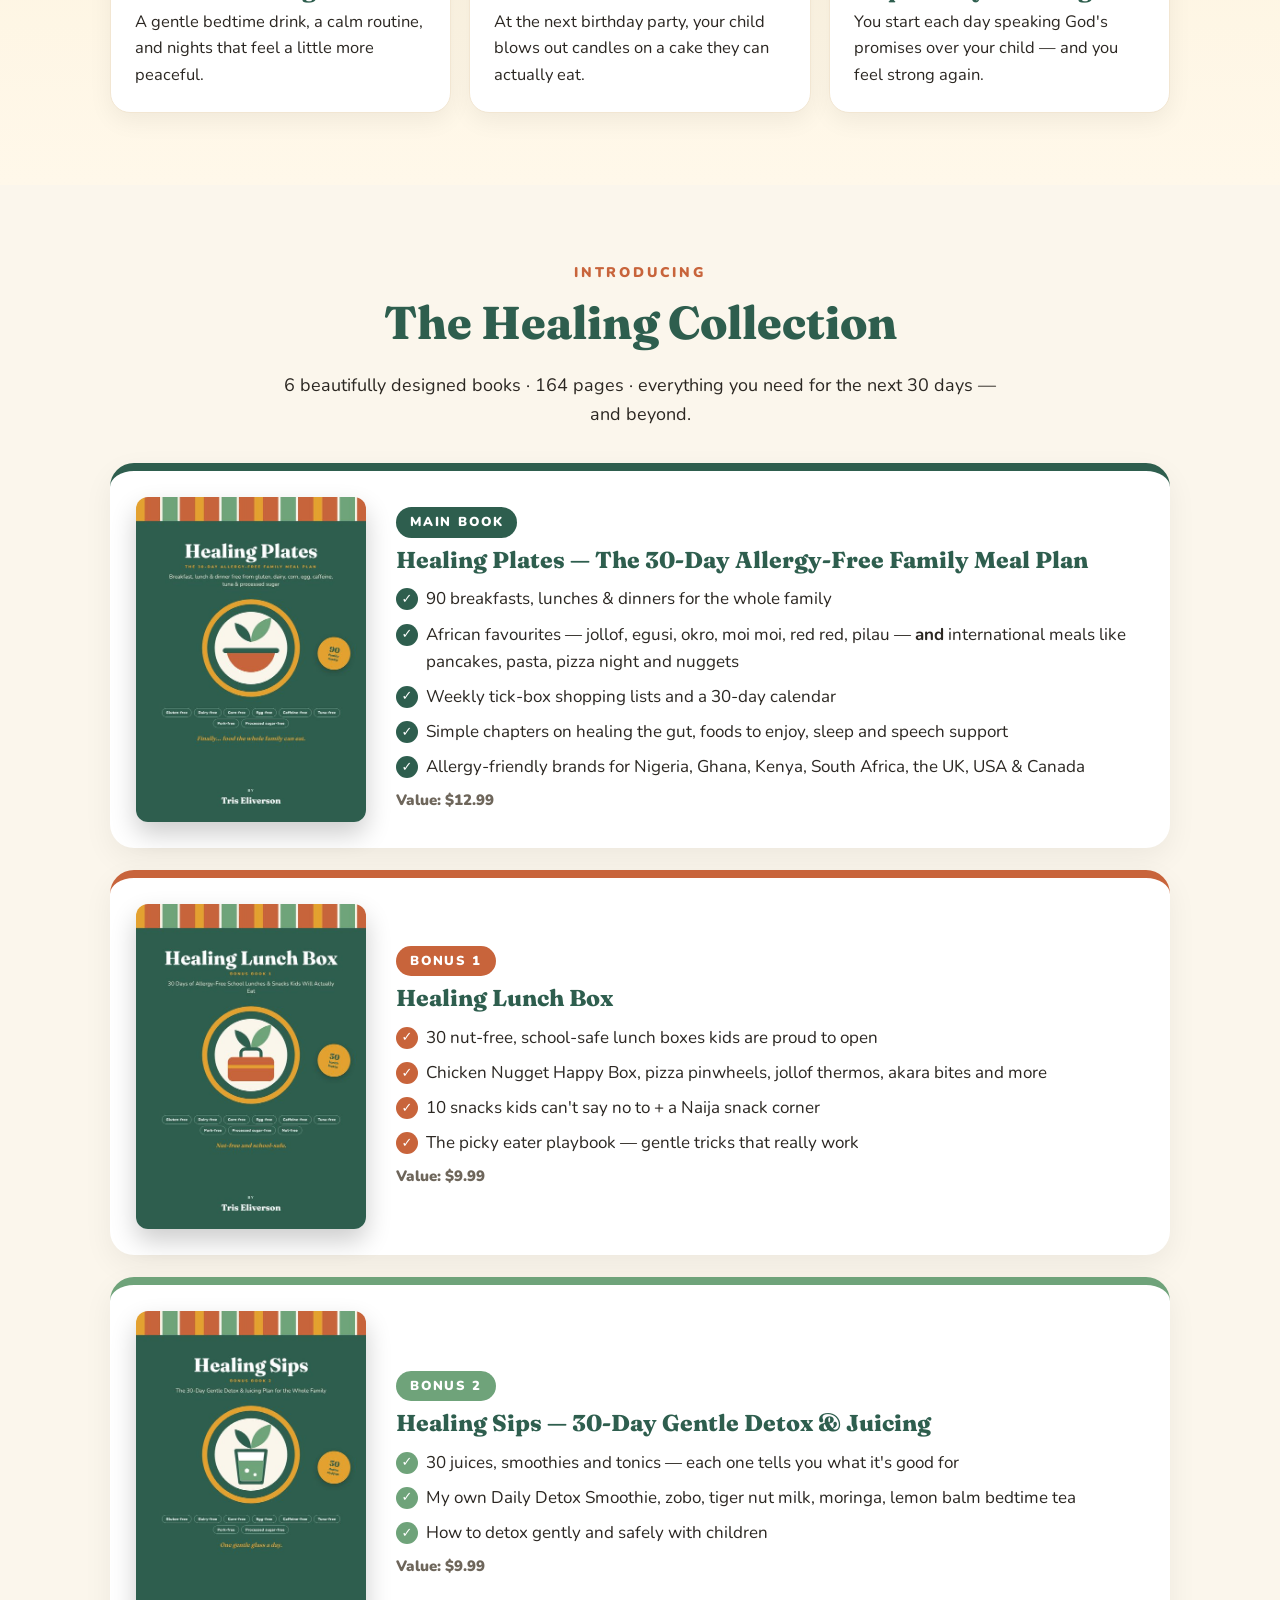
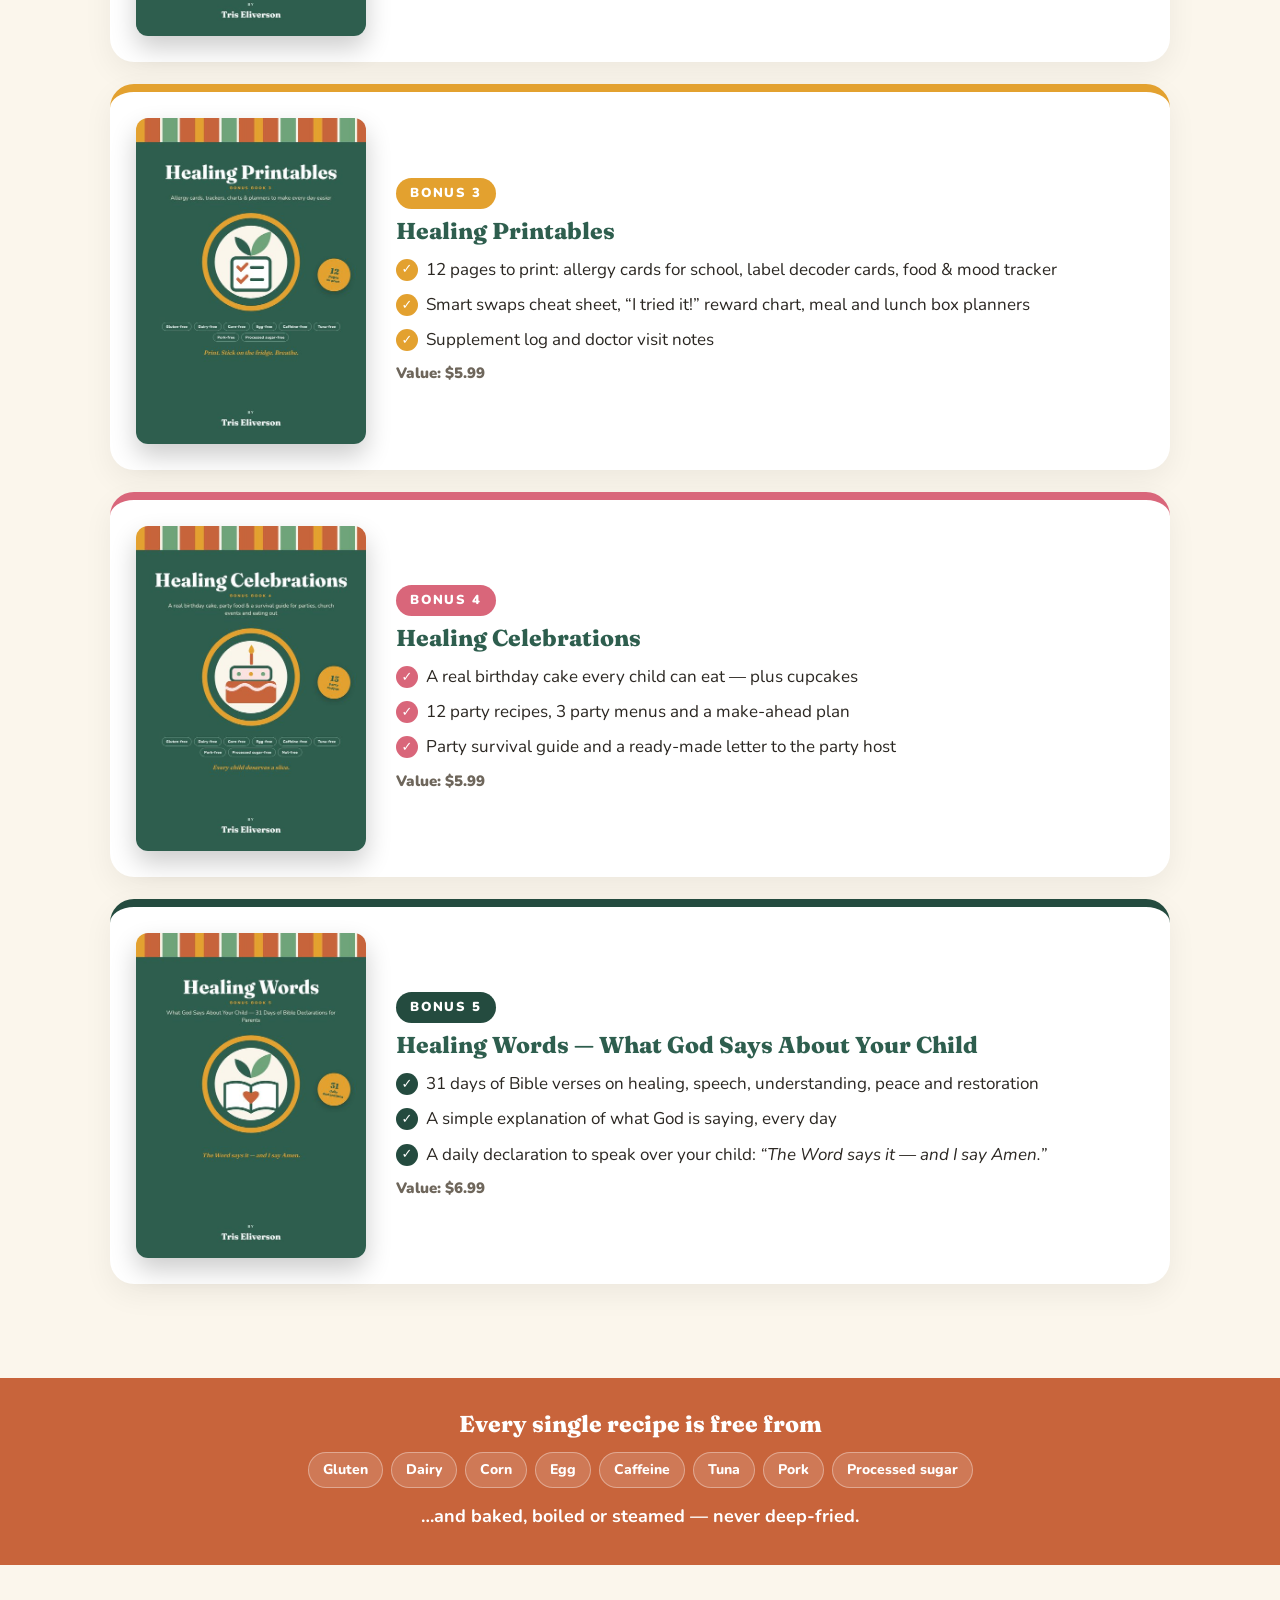
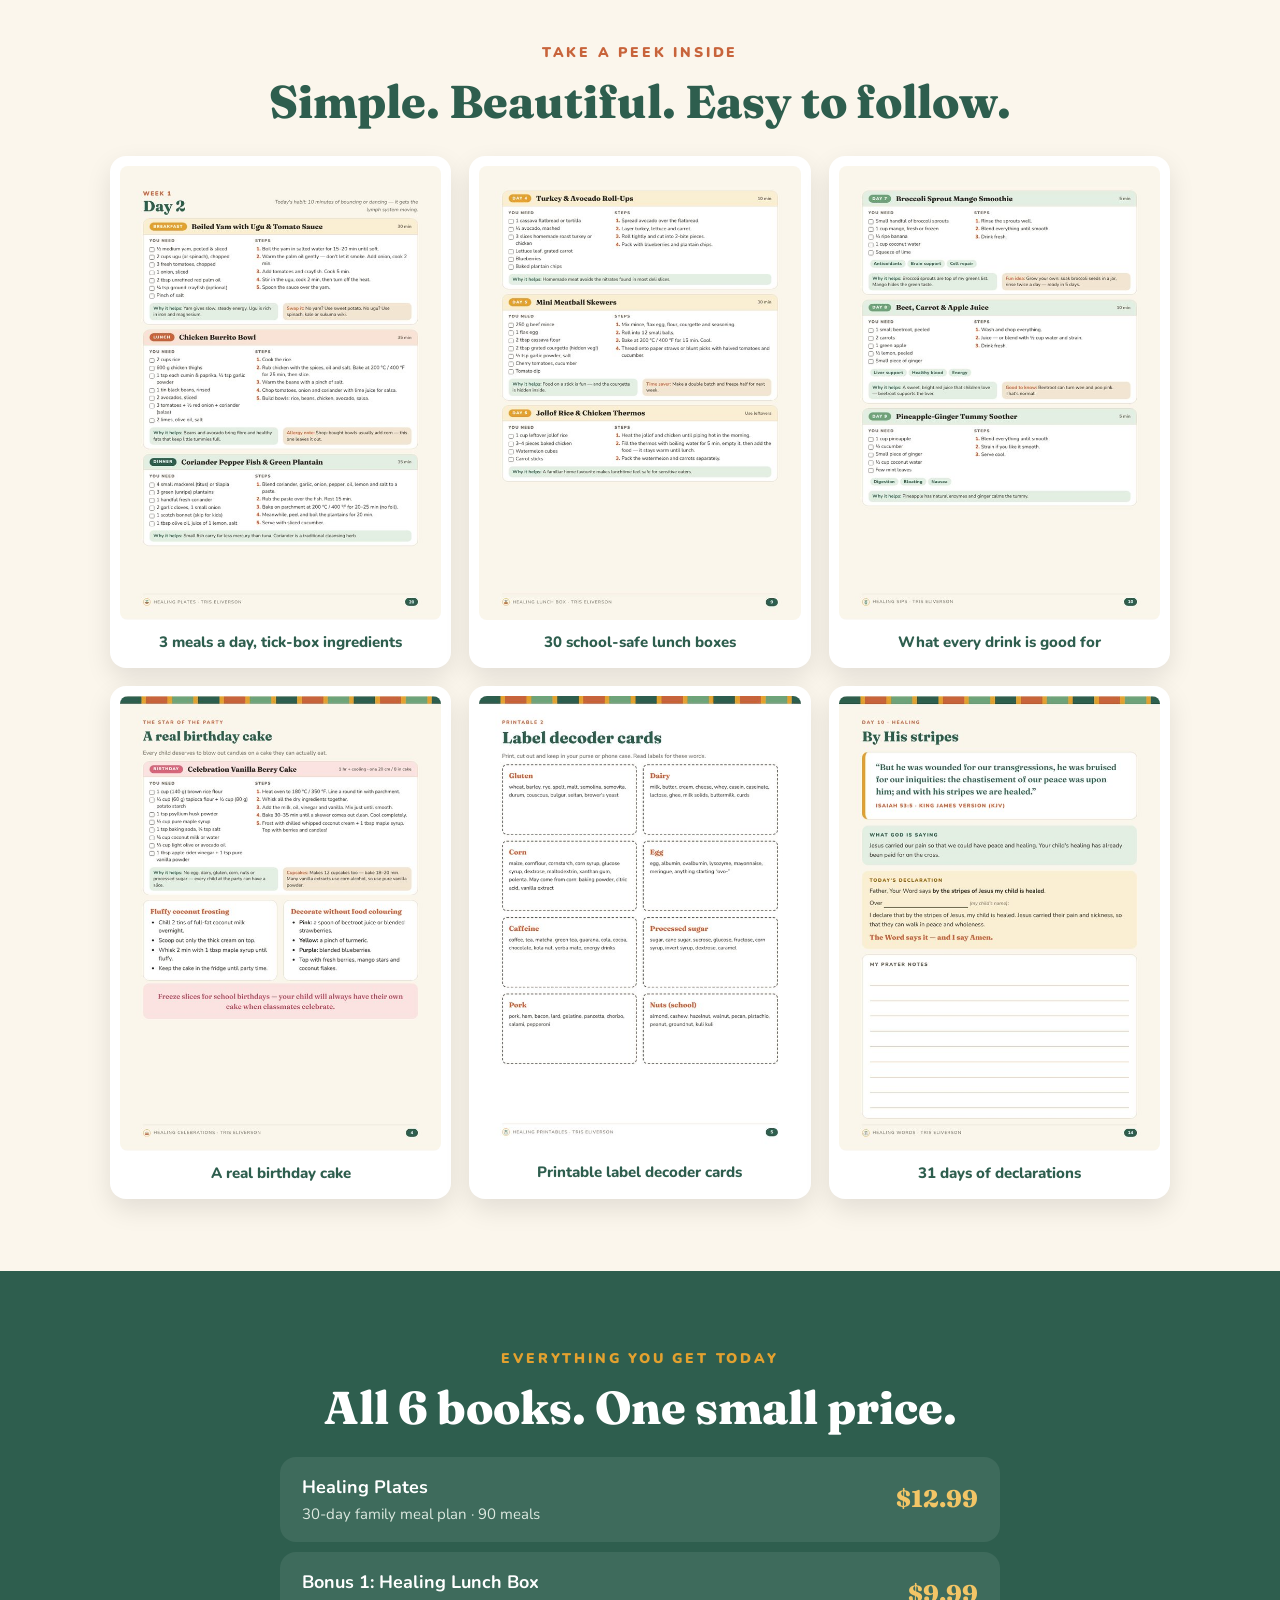
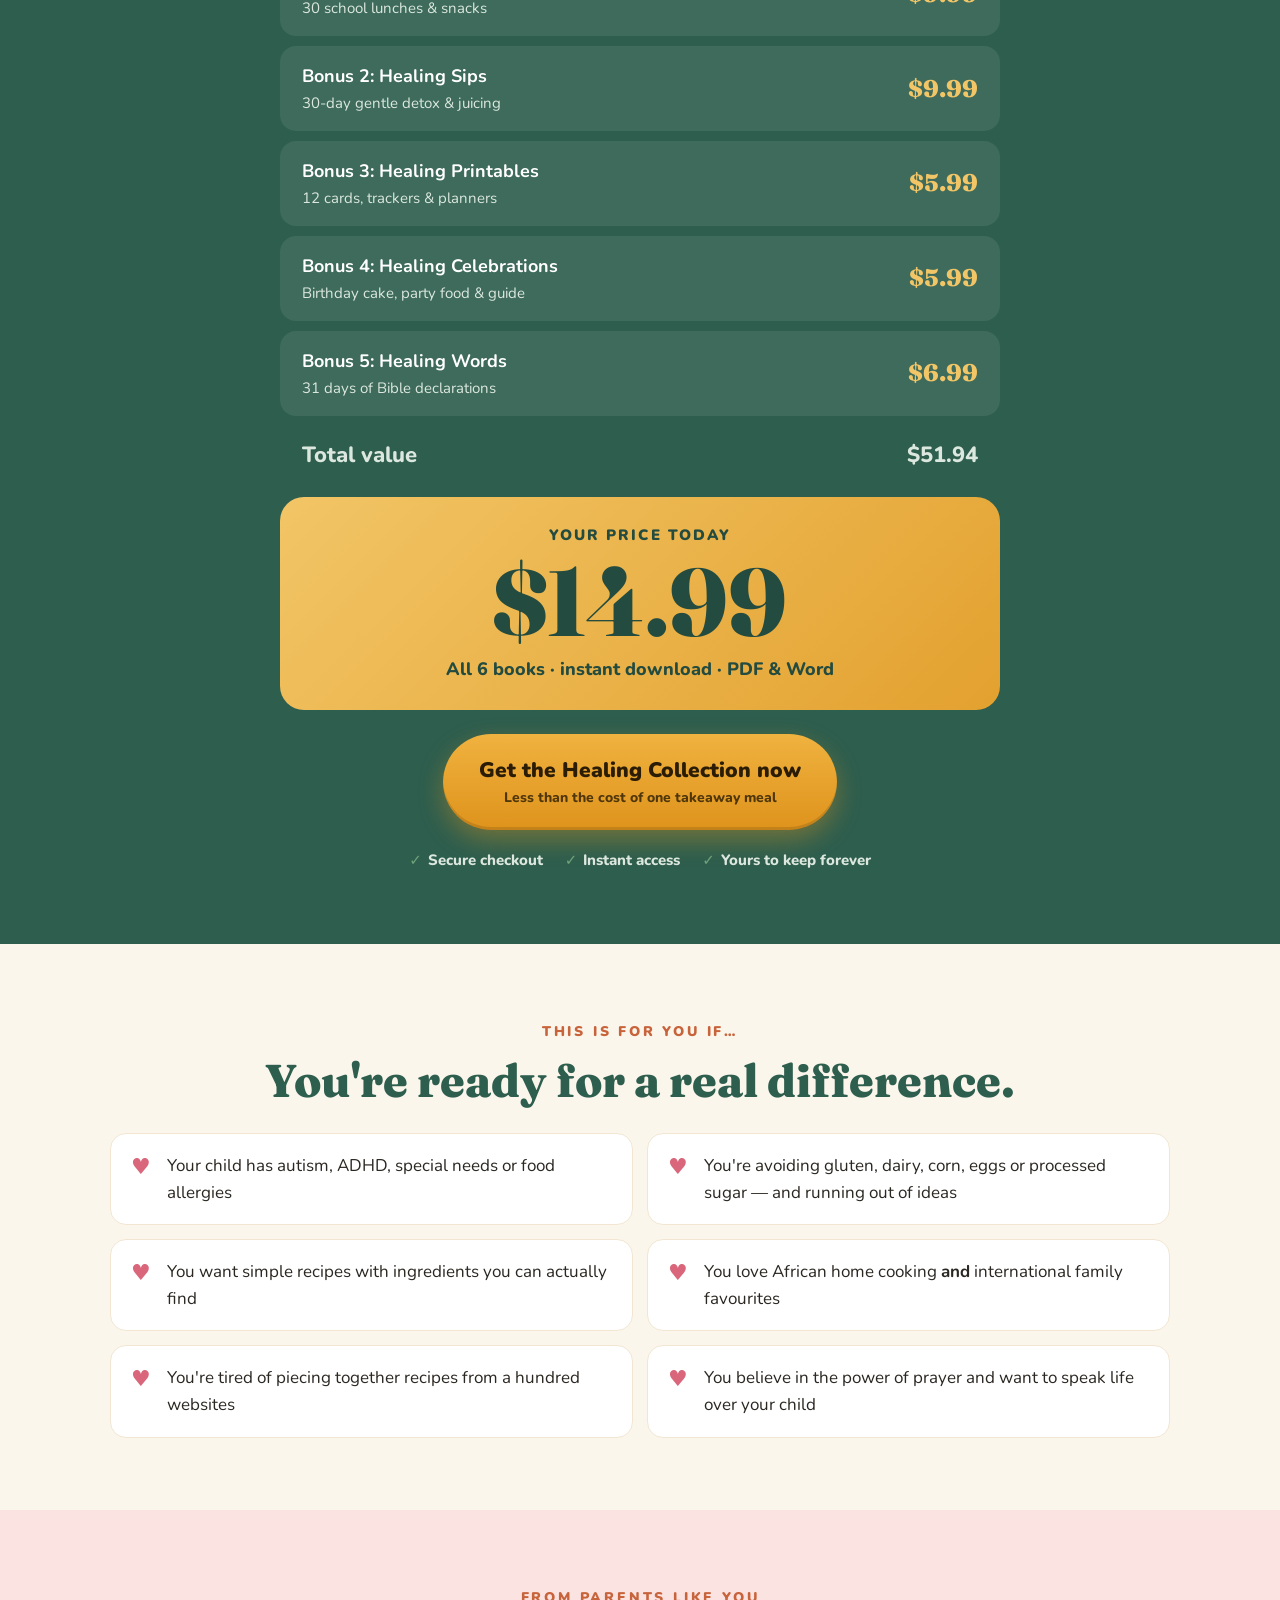
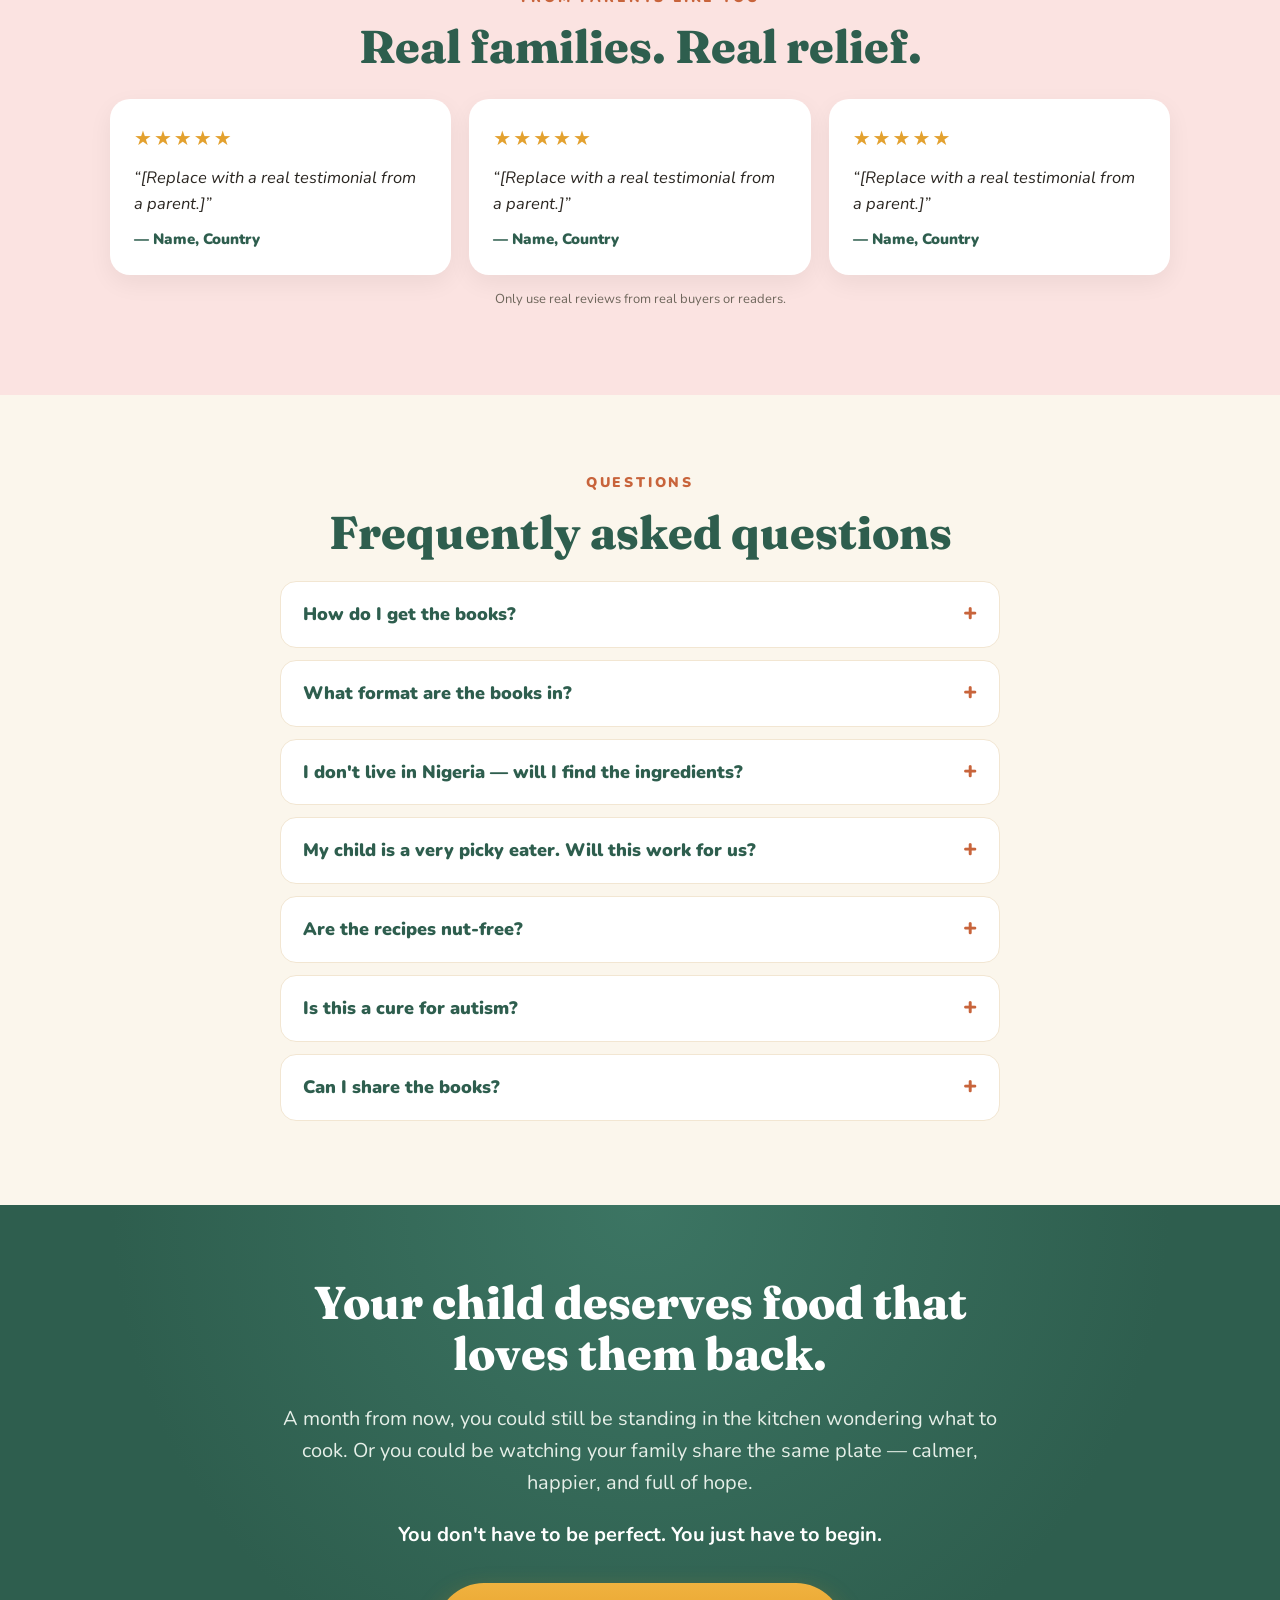
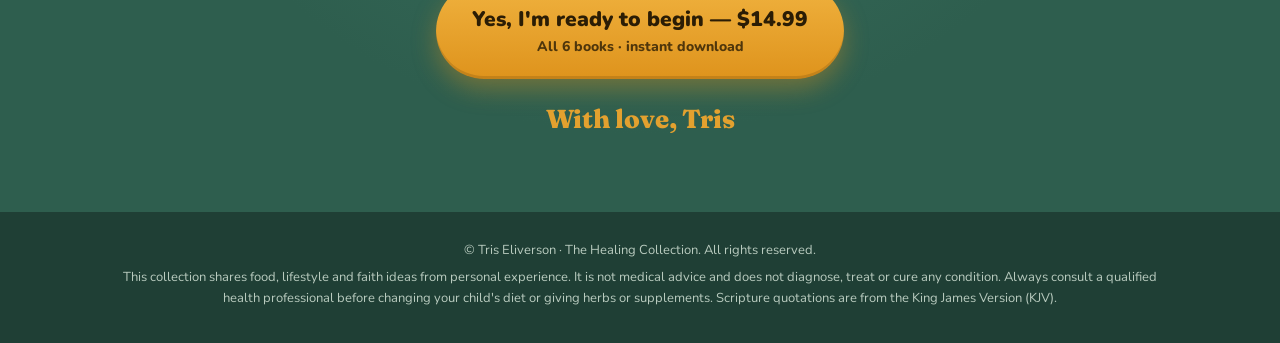
<file: sales/site/index-v1.html>
<!doctype html>
<html lang="en">
<head>
<meta charset="utf-8">
<meta name="viewport" content="width=device-width, initial-scale=1">
<title>The Healing Collection — Allergy-Free Family Meal Plan by Tris Eliverson</title>
<meta name="description" content="90 allergy-free family meals, 30 lunch boxes, 30 detox drinks, printables, party recipes and 31 days of Bible declarations. Made by an autism mum. All 6 books for $14.99.">
<link rel="preconnect" href="https://fonts.googleapis.com">
<link href="https://fonts.googleapis.com/css2?family=Fraunces:opsz,wght@9..144,600;9..144,800&family=Nunito:wght@400;600;700;800;900&display=swap" rel="stylesheet">

<!-- ================= TRACKING (sales page) =================
  Replace YOUR_PIXEL_ID and G-XXXXXXXXXX with your own IDs (same as on thank-you.html).
  Counts page visits (PageView, ViewContent) and button clicks (InitiateCheckout), so you can see which ads bring buyers.
-->
<script>
  !function(f,b,e,v,n,t,s){if(f.fbq)return;n=f.fbq=function(){n.callMethod?n.callMethod.apply(n,arguments):n.queue.push(arguments)};
  if(!f._fbq)f._fbq=n;n.push=n;n.loaded=!0;n.version='2.0';n.queue=[];t=b.createElement(e);t.async=!0;
  t.src=v;s=b.getElementsByTagName(e)[0];s.parentNode.insertBefore(t,s)}(window,document,'script','https://connect.facebook.net/en_US/fbevents.js');
  fbq('init', 'YOUR_PIXEL_ID');
  fbq('track', 'PageView');
  fbq('track', 'ViewContent', { value: 14.99, currency: 'USD', content_name: 'The Healing Collection' });
</script>
<script async src="https://www.googletagmanager.com/gtag/js?id=G-XXXXXXXXXX"></script>
<script>
  window.dataLayer = window.dataLayer || []; function gtag(){dataLayer.push(arguments);}
  gtag('js', new Date()); gtag('config', 'G-XXXXXXXXXX');
  document.addEventListener('click', function (e) {
    var a = e.target.closest && e.target.closest('a[href*="selar"]');
    if (!a) return;
    if (window.fbq) fbq('track', 'InitiateCheckout', { value: 14.99, currency: 'USD' });
    if (window.gtag) gtag('event', 'begin_checkout', { value: 14.99, currency: 'USD' });
  });
</script>
<!-- ================= END TRACKING ================= -->
<style>
/* Everything is scoped under .hc so the page can be pasted into an Elementor HTML widget. */
.hc { --green:#2E5E4E; --green2:#244B3F; --leaf:#6FA37A; --leafs:#E4EFE3; --terra:#C8643B; --terras:#F8E3D6;
      --gold:#E3A12F; --golds:#FBEFD3; --pink:#D9667A; --pinks:#FBE3E1; --cream:#FBF6EC; --sand:#F2E6D2; --ink:#2B2722; --muted:#6E665B;
      font-family:'Nunito',system-ui,sans-serif; color:var(--ink); background:var(--cream); line-height:1.6; font-size:18px; }
.hc * { box-sizing:border-box; }
.hc img { max-width:100%; display:block; }
.hc h1,.hc h2,.hc h3 { font-family:'Fraunces',Georgia,serif; font-weight:800; line-height:1.12; margin:0 0 .5em; color:var(--green); }
.hc h1 { font-size:clamp(34px,6vw,62px); } .hc h2 { font-size:clamp(28px,4.4vw,46px); } .hc h3 { font-size:23px; }
.hc p { margin:0 0 1em; }
.hc .wrap { max-width:1100px; margin:0 auto; padding:0 20px; }
.hc .narrow { max-width:760px; margin:0 auto; padding:0 20px; }
.hc section { padding:72px 0; }
.hc .kicker { display:inline-block; font-weight:900; font-size:14px; letter-spacing:.2em; text-transform:uppercase; color:var(--terra); margin-bottom:12px; }
.hc .center { text-align:center; }
.hc .stripe { height:14px; background:repeating-linear-gradient(90deg,var(--gold) 0 18px,var(--terra) 18px 52px,var(--cream) 52px 56px,var(--leaf) 56px 90px,var(--cream) 90px 94px,var(--green) 94px 128px); }
.hc .btn { display:inline-block; background:linear-gradient(180deg,#F0B23F,#DE931C); color:#2B1D05 !important; text-decoration:none; font-weight:900;
  font-size:21px; padding:20px 36px; border-radius:999px; box-shadow:0 10px 24px rgba(222,147,28,.38), inset 0 -3px 0 rgba(0,0,0,.12);
  transition:transform .15s ease; text-align:center; }
.hc .btn:hover { transform:translateY(-2px); }
.hc .btn small { display:block; font-size:14px; font-weight:800; opacity:.8; }
.hc .trust { display:flex; flex-wrap:wrap; gap:10px 22px; justify-content:center; margin-top:18px; font-weight:800; font-size:15px; color:var(--muted); }
.hc .trust span::before { content:'✓'; color:var(--leaf); margin-right:6px; font-weight:900; }

/* hero */
.hc .hero { background:radial-gradient(circle at 80% 10%,#FFF6E3 0,var(--cream) 45%,var(--sand) 100%); padding:56px 0 64px; }
.hc .hero .grid { display:grid; grid-template-columns:1.05fr .95fr; gap:40px; align-items:center; }
.hc .hero .lead { font-size:21px; color:#3b352e; }
.hc .pills { display:flex; flex-wrap:wrap; gap:8px; margin:18px 0 26px; }
.hc .pills span { background:#fff; border:1.5px solid var(--sand); border-radius:999px; padding:6px 14px; font-weight:800; font-size:14px; color:var(--green); }
.hc .hero img { border-radius:22px; box-shadow:0 24px 50px rgba(46,94,78,.22); }

/* pain */
.hc .pain { background:var(--green); color:#fff; }
.hc .pain h2 { color:#fff; }
.hc .pain .list { display:grid; grid-template-columns:1fr 1fr; gap:14px; margin:30px 0; }
.hc .pain .list div { background:rgba(255,255,255,.08); border-radius:16px; padding:18px 20px; font-size:17px; }
.hc .pain .list div b { color:var(--gold); }
.hc .pain .big { font-family:'Fraunces',serif; font-size:clamp(24px,3.4vw,34px); font-weight:600; color:var(--gold); text-align:center; margin-top:10px; }

/* story */
.hc .story .grid { display:grid; grid-template-columns:320px 1fr; gap:44px; align-items:start; }
.hc .story img { border-radius:50%; border:10px solid var(--gold); box-shadow:0 18px 36px rgba(0,0,0,.15); aspect-ratio:1; object-fit:cover; object-position:50% 20%; width:100%; }
.hc .story .sig { font-family:'Fraunces',serif; font-size:28px; color:var(--terra); font-weight:800; margin-top:8px; }
.hc .story .role { font-size:13px; letter-spacing:.2em; text-transform:uppercase; font-weight:900; color:var(--muted); }
.hc .quote { font-family:'Fraunces',serif; font-weight:600; font-size:24px; color:var(--green); border-left:6px solid var(--gold); padding:6px 0 6px 20px; margin:22px 0; }

/* imagine */
.hc .imagine { background:linear-gradient(180deg,var(--golds),#FFF8EA); }
.hc .cards3 { display:grid; grid-template-columns:repeat(3,1fr); gap:18px; margin-top:28px; }
.hc .card { background:#fff; border-radius:20px; padding:24px; box-shadow:0 8px 24px rgba(0,0,0,.06); border:1px solid var(--sand); }
.hc .card .ic { font-size:34px; margin-bottom:8px; }
.hc .card h3 { margin-bottom:6px; }
.hc .card p { margin:0; font-size:16.5px; }

/* books */
.hc .book { display:grid; grid-template-columns:230px 1fr; gap:30px; align-items:center; background:#fff; border-radius:24px; padding:26px;
  margin-bottom:22px; box-shadow:0 10px 30px rgba(0,0,0,.06); border-top:8px solid var(--c,#2E5E4E); }
.hc .book img { border-radius:12px; box-shadow:0 12px 26px rgba(0,0,0,.2); }
.hc .book .tag { display:inline-block; background:var(--c); color:#fff; font-weight:900; font-size:13px; letter-spacing:.14em; text-transform:uppercase;
  border-radius:999px; padding:5px 14px; margin-bottom:10px; }
.hc .book ul { margin:10px 0 0; padding:0; list-style:none; }
.hc .book li { padding-left:30px; position:relative; margin-bottom:8px; font-size:17px; }
.hc .book li::before { content:'✓'; position:absolute; left:0; top:0; width:22px; height:22px; border-radius:50%; background:var(--c); color:#fff;
  font-size:13px; font-weight:900; display:flex; align-items:center; justify-content:center; margin-top:3px; }
.hc .book .val { font-weight:900; color:var(--muted); font-size:15px; margin-top:8px; }

/* free-from band */
.hc .free { background:var(--terra); color:#fff; padding:34px 0; text-align:center; }
.hc .free h3 { color:#fff; margin-bottom:14px; }
.hc .free .pills { justify-content:center; margin:0; }
.hc .free .pills span { background:rgba(255,255,255,.14); border-color:rgba(255,255,255,.35); color:#fff; }

/* peek */
.hc .peek { display:grid; grid-template-columns:repeat(3,1fr); gap:18px; margin-top:28px; }
.hc .peek figure { margin:0; background:#fff; border-radius:16px; padding:10px; box-shadow:0 10px 26px rgba(0,0,0,.1); }
.hc .peek img { border-radius:8px; }
.hc .peek figcaption { text-align:center; font-weight:800; font-size:15px; color:var(--green); padding:10px 4px 4px; }

/* stack */
.hc .stack { background:var(--green); color:#fff; }
.hc .stack h2 { color:#fff; }
.hc .stack .box { max-width:760px; margin:0 auto; }
.hc .stack .row { display:flex; justify-content:space-between; gap:16px; align-items:center; background:rgba(255,255,255,.08); border-radius:16px; padding:16px 22px; margin-bottom:10px; }
.hc .stack .row b { font-size:18px; } .hc .stack .row small { display:block; color:#DCE8DF; font-size:15px; }
.hc .stack .row span { font-family:'Fraunces',serif; font-weight:800; font-size:24px; color:#F2C566; white-space:nowrap; }
.hc .stack .total { display:flex; justify-content:space-between; font-weight:800; font-size:22px; padding:12px 22px; color:#DCE8DF; }
.hc .stack .price { background:linear-gradient(135deg,#F2C566,var(--gold)); color:var(--green2); border-radius:24px; padding:26px; text-align:center; margin:12px 0 24px; }
.hc .stack .price .l { font-weight:900; letter-spacing:.14em; text-transform:uppercase; font-size:15px; }
.hc .stack .price .p { font-family:'Fraunces',serif; font-weight:800; font-size:clamp(64px,10vw,96px); line-height:1; margin:6px 0; }
.hc .stack .price .s { font-weight:800; }

/* for you */
.hc .yes { display:grid; grid-template-columns:1fr 1fr; gap:14px; margin-top:26px; }
.hc .yes div { background:#fff; border-radius:16px; padding:18px 20px 18px 56px; position:relative; border:1px solid var(--sand); font-size:17px; }
.hc .yes div::before { content:'♥'; position:absolute; left:20px; top:16px; color:var(--pink); font-size:22px; }

/* testimonials */
.hc .testi { background:var(--pinks); }
.hc .tgrid { display:grid; grid-template-columns:repeat(3,1fr); gap:18px; margin-top:26px; }
.hc .tcard { background:#fff; border-radius:20px; padding:24px; box-shadow:0 8px 24px rgba(0,0,0,.06); }
.hc .tcard .stars { color:var(--gold); font-size:20px; letter-spacing:2px; }
.hc .tcard p { font-style:italic; font-size:16.5px; margin:10px 0; }
.hc .tcard .who { font-weight:900; color:var(--green); font-size:15px; }
.hc .note { font-size:13px; color:var(--muted); text-align:center; margin-top:14px; }

/* faq */
.hc details { background:#fff; border-radius:16px; padding:18px 22px; margin-bottom:12px; border:1px solid var(--sand); }
.hc summary { font-weight:900; font-size:18px; cursor:pointer; color:var(--green); list-style:none; }
.hc summary::after { content:'+'; float:right; color:var(--terra); font-size:24px; line-height:1; }
.hc details[open] summary::after { content:'–'; }
.hc details p { margin:12px 0 0; font-size:17px; }

/* final */
.hc .final { background:radial-gradient(circle at 50% 0,#3C7563 0,var(--green) 60%); color:#fff; text-align:center; }
.hc .final h2 { color:#fff; }
.hc .final p { font-size:20px; color:#E6EFE8; }
.hc .final .sig { font-family:'Fraunces',serif; font-size:26px; color:var(--gold); font-weight:800; margin-top:20px; }
.hc footer { background:#1F3F35; color:#B9CBBF; font-size:13px; padding:28px 0; text-align:center; }
.hc footer p { margin:0 0 6px; }

/* sticky mobile buy bar */
.hc .bar { position:fixed; left:0; right:0; bottom:0; z-index:99; background:rgba(31,63,53,.97); padding:10px 14px; display:none; align-items:center; justify-content:space-between; gap:12px; }
.hc .bar .t { color:#fff; font-weight:800; font-size:15px; line-height:1.2; } .hc .bar .t b { color:var(--gold); font-size:20px; }
.hc .bar .btn { font-size:16px; padding:12px 20px; }

@media (max-width:860px){
  .hc { font-size:17px; }
  .hc section { padding:54px 0; }
  .hc .hero .grid,.hc .story .grid,.hc .book { grid-template-columns:1fr; }
  .hc .hero .grid { gap:26px; } .hc .hero .img { order:-1; }
  .hc .story img { max-width:240px; margin:0 auto; }
  .hc .book img { max-width:220px; margin:0 auto; }
  .hc .pain .list,.hc .cards3,.hc .yes,.hc .tgrid { grid-template-columns:1fr; }
  .hc .peek { grid-template-columns:1fr 1fr; }
  .hc .btn { font-size:18px; padding:18px 26px; width:100%; }
  .hc .bar { display:flex; }
  .hc footer { padding-bottom:90px; }
}
</style>
</head>
<body style="margin:0">
<div class="hc">

<div class="stripe"></div>

<!-- ============ HERO ============ -->
<section class="hero">
  <div class="wrap grid">
    <div>
      <div class="kicker">For parents of children with autism, special needs &amp; food allergies</div>
      <h1>Finally… food the whole family can eat.</h1>
      <p class="lead">90 allergy-free family meals, 30 lunch boxes, 30 gentle detox drinks, printables, party recipes and 31 days of Bible declarations — lovingly made by an autism mum who has walked this road.</p>
      <div class="pills"><span>Gluten-free</span><span>Dairy-free</span><span>Corn-free</span><span>Egg-free</span><span>Caffeine-free</span><span>Processed-sugar-free</span></div>
      <a class="btn" href="https://selar.co/YOUR-LINK">Yes! I want the Healing Collection<small>All 6 books · just $14.99</small></a>
      <div class="trust"><span>Instant download</span><span>Phone, tablet or print</span><span>Buy from anywhere</span></div>
    </div>
    <div class="img"><img src="img/hc-bundle.jpg" alt="The Healing Collection — 6 books"></div>
  </div>
</section>

<!-- ============ PAIN ============ -->
<section class="pain">
  <div class="narrow center">
    <div class="kicker" style="color:var(--gold)">Mama, Papa — I see you</div>
    <h2>You love your child more than words can say.<br>But some days, food feels like a battle you can't win.</h2>
  </div>
  <div class="wrap">
    <div class="list">
      <div>Your child eats <b>only three foods</b> — and you lie awake wondering if they're getting enough.</div>
      <div>You stand in the supermarket <b>reading every label</b>, and still don't know what's safe.</div>
      <div>You cook <b>one meal for your child</b> and another for everyone else. Every single day.</div>
      <div>Family members say <b>“just give them bread, they'll be fine”</b> — and you feel so alone.</div>
      <div>The lunch box <b>comes home untouched</b>, and your heart sinks a little more.</div>
      <div>Birthday parties end in <b>tears</b> — because there's nothing your child can eat.</div>
      <div>The <b>meltdowns</b>, the tummy aches, the nights that never seem to end.</div>
      <div>You've searched Google at 2am, joined every group… and you're <b>exhausted</b>.</div>
    </div>
    <p class="big">You don't need more information. You need a plan — from someone who truly understands.</p>
  </div>
</section>

<!-- ============ STORY ============ -->
<section class="story">
  <div class="wrap grid">
    <img src="img/hc-tris.jpg" alt="Tris Eliverson, autism mum">
    <div>
      <div class="kicker">My story</div>
      <h2>I have stood in that kitchen too.</h2>
      <p>Hi, I'm Tris — and I'm an autism mum. I know the child who eats only three foods. The sleepless nights. The quiet ache when the words haven't come yet. The prayers whispered over a sleeping child.</p>
      <p>When I changed what went on my child's plate — taking out gluten, dairy, corn, eggs and processed sugar, cooking real food from scratch, and adding one gentle detox drink each day — things began to change. Slowly at first. And then I saw a <b>real, significant improvement in my child</b>.</p>
      <div class="quote">“I couldn't keep these recipes to myself. If they can help one more family, every late night was worth it.”</div>
      <p>So I put everything I learned into one simple, beautiful collection. No long science. No fancy ingredients you can't find. Just real food — yam, plantain, rice, beans, chicken, pasta, pancakes — made safe for your family, one day at a time.</p>
      <div class="sig">With love, Tris Eliverson</div>
      <div class="role">Autism mum · Recipe creator</div>
    </div>
  </div>
</section>

<!-- ============ IMAGINE ============ -->
<section class="imagine">
  <div class="wrap center">
    <div class="kicker">Imagine this, just a few weeks from now</div>
    <h2>What if mealtimes felt calm again?</h2>
    <div class="cards3" style="text-align:left">
      <div class="card"><div class="ic">🛒</div><h3>No more guessing</h3><p>Your shopping list is ready every week. You know exactly what to buy — and what to leave on the shelf.</p></div>
      <div class="card"><div class="ic">🍽️</div><h3>One meal for everyone</h3><p>The whole family sits down to the same plate — jollof, pasta, pizza night — and it's safe for your child.</p></div>
      <div class="card"><div class="ic">🎒</div><h3>An empty lunch box</h3><p>It comes home empty — and your child asks for the nugget box again tomorrow.</p></div>
      <div class="card"><div class="ic">😴</div><h3>Calmer evenings</h3><p>A gentle bedtime drink, a calm routine, and nights that feel a little more peaceful.</p></div>
      <div class="card"><div class="ic">🎂</div><h3>Candles on a real cake</h3><p>At the next birthday party, your child blows out candles on a cake they can actually eat.</p></div>
      <div class="card"><div class="ic">🙏</div><h3>Hope every morning</h3><p>You start each day speaking God's promises over your child — and you feel strong again.</p></div>
    </div>
  </div>
</section>

<!-- ============ BOOKS ============ -->
<section>
  <div class="wrap">
    <div class="center"><div class="kicker">Introducing</div><h2>The Healing Collection</h2>
      <p style="max-width:720px;margin:0 auto 34px">6 beautifully designed books · 164 pages · everything you need for the next 30 days — and beyond.</p></div>

    <div class="book" style="--c:#2E5E4E"><img src="img/hc-cover1.jpg" alt="Healing Plates"><div>
      <span class="tag">Main book</span><h3>Healing Plates — The 30-Day Allergy-Free Family Meal Plan</h3>
      <ul><li>90 breakfasts, lunches &amp; dinners for the whole family</li>
      <li>African favourites — jollof, egusi, okro, moi moi, red red, pilau — <b>and</b> international meals like pancakes, pasta, pizza night and nuggets</li>
      <li>Weekly tick-box shopping lists and a 30-day calendar</li>
      <li>Simple chapters on healing the gut, foods to enjoy, sleep and speech support</li>
      <li>Allergy-friendly brands for Nigeria, Ghana, Kenya, South Africa, the UK, USA &amp; Canada</li></ul>
      <div class="val">Value: $12.99</div></div></div>

    <div class="book" style="--c:#C8643B"><img src="img/hc-cover2.jpg" alt="Healing Lunch Box"><div>
      <span class="tag">Bonus 1</span><h3>Healing Lunch Box</h3>
      <ul><li>30 nut-free, school-safe lunch boxes kids are proud to open</li>
      <li>Chicken Nugget Happy Box, pizza pinwheels, jollof thermos, akara bites and more</li>
      <li>10 snacks kids can't say no to + a Naija snack corner</li>
      <li>The picky eater playbook — gentle tricks that really work</li></ul>
      <div class="val">Value: $9.99</div></div></div>

    <div class="book" style="--c:#6FA37A"><img src="img/hc-cover3.jpg" alt="Healing Sips"><div>
      <span class="tag">Bonus 2</span><h3>Healing Sips — 30-Day Gentle Detox &amp; Juicing</h3>
      <ul><li>30 juices, smoothies and tonics — each one tells you what it's good for</li>
      <li>My own Daily Detox Smoothie, zobo, tiger nut milk, moringa, lemon balm bedtime tea</li>
      <li>How to detox gently and safely with children</li></ul>
      <div class="val">Value: $9.99</div></div></div>

    <div class="book" style="--c:#E3A12F"><img src="img/hc-cover4.jpg" alt="Healing Printables"><div>
      <span class="tag">Bonus 3</span><h3>Healing Printables</h3>
      <ul><li>12 pages to print: allergy cards for school, label decoder cards, food &amp; mood tracker</li>
      <li>Smart swaps cheat sheet, “I tried it!” reward chart, meal and lunch box planners</li>
      <li>Supplement log and doctor visit notes</li></ul>
      <div class="val">Value: $5.99</div></div></div>

    <div class="book" style="--c:#D9667A"><img src="img/hc-cover5.jpg" alt="Healing Celebrations"><div>
      <span class="tag">Bonus 4</span><h3>Healing Celebrations</h3>
      <ul><li>A real birthday cake every child can eat — plus cupcakes</li>
      <li>12 party recipes, 3 party menus and a make-ahead plan</li>
      <li>Party survival guide and a ready-made letter to the party host</li></ul>
      <div class="val">Value: $5.99</div></div></div>

    <div class="book" style="--c:#244B3F"><img src="img/hc-cover6.jpg" alt="Healing Words"><div>
      <span class="tag">Bonus 5</span><h3>Healing Words — What God Says About Your Child</h3>
      <ul><li>31 days of Bible verses on healing, speech, understanding, peace and restoration</li>
      <li>A simple explanation of what God is saying, every day</li>
      <li>A daily declaration to speak over your child: <i>“The Word says it — and I say Amen.”</i></li></ul>
      <div class="val">Value: $6.99</div></div></div>
  </div>
</section>

<div class="free"><div class="wrap"><h3>Every single recipe is free from</h3>
  <div class="pills"><span>Gluten</span><span>Dairy</span><span>Corn</span><span>Egg</span><span>Caffeine</span><span>Tuna</span><span>Pork</span><span>Processed sugar</span></div>
  <p style="margin:14px 0 0;font-weight:700">…and baked, boiled or steamed — never deep-fried.</p></div></div>

<!-- ============ PEEK ============ -->
<section>
  <div class="wrap center">
    <div class="kicker">Take a peek inside</div>
    <h2>Simple. Beautiful. Easy to follow.</h2>
    <div class="peek">
      <figure><img src="img/hc-peek-day.jpg" alt="Day page"><figcaption>3 meals a day, tick-box ingredients</figcaption></figure>
      <figure><img src="img/hc-peek-lunch.jpg" alt="Lunch box page"><figcaption>30 school-safe lunch boxes</figcaption></figure>
      <figure><img src="img/hc-peek-sips.jpg" alt="Detox page"><figcaption>What every drink is good for</figcaption></figure>
      <figure><img src="img/hc-peek-cake.jpg" alt="Birthday cake"><figcaption>A real birthday cake</figcaption></figure>
      <figure><img src="img/hc-peek-print.jpg" alt="Printables"><figcaption>Printable label decoder cards</figcaption></figure>
      <figure><img src="img/hc-peek-words.jpg" alt="Bible declaration"><figcaption>31 days of declarations</figcaption></figure>
    </div>
  </div>
</section>

<!-- ============ STACK ============ -->
<section class="stack" id="buy">
  <div class="wrap center"><div class="kicker" style="color:var(--gold)">Everything you get today</div><h2>All 6 books. One small price.</h2></div>
  <div class="box wrap">
    <div class="row"><div><b>Healing Plates</b><small>30-day family meal plan · 90 meals</small></div><span>$12.99</span></div>
    <div class="row"><div><b>Bonus 1: Healing Lunch Box</b><small>30 school lunches &amp; snacks</small></div><span>$9.99</span></div>
    <div class="row"><div><b>Bonus 2: Healing Sips</b><small>30-day gentle detox &amp; juicing</small></div><span>$9.99</span></div>
    <div class="row"><div><b>Bonus 3: Healing Printables</b><small>12 cards, trackers &amp; planners</small></div><span>$5.99</span></div>
    <div class="row"><div><b>Bonus 4: Healing Celebrations</b><small>Birthday cake, party food &amp; guide</small></div><span>$5.99</span></div>
    <div class="row"><div><b>Bonus 5: Healing Words</b><small>31 days of Bible declarations</small></div><span>$6.99</span></div>
    <div class="total"><span>Total value</span><span>$51.94</span></div>
    <div class="price"><div class="l">Your price today</div><div class="p">$14.99</div><div class="s">All 6 books · instant download · PDF &amp; Word</div></div>
    <div class="center"><a class="btn" href="https://selar.co/YOUR-LINK">Get the Healing Collection now<small>Less than the cost of one takeaway meal</small></a>
    <div class="trust" style="color:#DCE8DF"><span>Secure checkout</span><span>Instant access</span><span>Yours to keep forever</span></div></div>
  </div>
</section>

<!-- ============ FOR YOU ============ -->
<section>
  <div class="wrap center"><div class="kicker">This is for you if…</div><h2>You're ready for a real difference.</h2>
    <div class="yes" style="text-align:left">
      <div>Your child has autism, ADHD, special needs or food allergies</div>
      <div>You're avoiding gluten, dairy, corn, eggs or processed sugar — and running out of ideas</div>
      <div>You want simple recipes with ingredients you can actually find</div>
      <div>You love African home cooking <b>and</b> international family favourites</div>
      <div>You're tired of piecing together recipes from a hundred websites</div>
      <div>You believe in the power of prayer and want to speak life over your child</div>
    </div></div>
</section>

<!-- ============ TESTIMONIALS (replace with real ones) ============ -->
<section class="testi">
  <div class="wrap center"><div class="kicker">From parents like you</div><h2>Real families. Real relief.</h2>
    <div class="tgrid" style="text-align:left">
      <div class="tcard"><div class="stars">★★★★★</div><p>“[Replace with a real testimonial from a parent.]”</p><div class="who">— Name, Country</div></div>
      <div class="tcard"><div class="stars">★★★★★</div><p>“[Replace with a real testimonial from a parent.]”</p><div class="who">— Name, Country</div></div>
      <div class="tcard"><div class="stars">★★★★★</div><p>“[Replace with a real testimonial from a parent.]”</p><div class="who">— Name, Country</div></div>
    </div>
    <p class="note">Only use real reviews from real buyers or readers.</p></div>
</section>

<!-- ============ FAQ ============ -->
<section>
  <div class="narrow"><div class="center"><div class="kicker">Questions</div><h2>Frequently asked questions</h2></div>
    <details><summary>How do I get the books?</summary><p>Straight after payment you'll receive a download link for all 6 books. Read them on your phone, tablet or computer — or print them.</p></details>
    <details><summary>What format are the books in?</summary><p>Beautifully designed PDFs, plus Word versions so you can make notes. There's also one all-in-one PDF with all 6 books together.</p></details>
    <details><summary>I don't live in Nigeria — will I find the ingredients?</summary><p>Yes. Recipes include simple swaps, and there's a brands guide for Nigeria, Ghana, Kenya, South Africa, the UK, the USA and Canada. Half of the meals are international family favourites.</p></details>
    <details><summary>My child is a very picky eater. Will this work for us?</summary><p>This collection was made with picky eaters in mind — hidden vegetables, blended soups, dips, fun shapes and a gentle picky eater playbook. Go slowly, one new food at a time, next to a food your child already loves.</p></details>
    <details><summary>Are the recipes nut-free?</summary><p>All lunch box and party recipes are nut-free and school-safe. The family meals use seeds like pumpkin and sunflower instead of nuts.</p></details>
    <details><summary>Is this a cure for autism?</summary><p>No. Food is not a cure, and this collection is not medical advice. It shares what helped one family. Many parents find a calmer gut helps with sleep, mood and picky eating. Please keep working with your child's doctor, and check with them before giving herbs or supplements.</p></details>
    <details><summary>Can I share the books?</summary><p>The books are for your family's personal use. If a friend would love them, please share this page — it helps me keep creating.</p></details>
  </div>
</section>

<!-- ============ FINAL ============ -->
<section class="final">
  <div class="narrow">
    <h2>Your child deserves food that loves them back.</h2>
    <p>A month from now, you could still be standing in the kitchen wondering what to cook. Or you could be watching your family share the same plate — calmer, happier, and full of hope.</p>
    <p><b style="color:#fff">You don't have to be perfect. You just have to begin.</b></p>
    <a class="btn" href="https://selar.co/YOUR-LINK" style="margin-top:12px">Yes, I'm ready to begin — $14.99<small>All 6 books · instant download</small></a>
    <div class="sig">With love, Tris</div>
  </div>
</section>

<footer>
  <div class="wrap">
    <p>© Tris Eliverson · The Healing Collection. All rights reserved.</p>
    <p>This collection shares food, lifestyle and faith ideas from personal experience. It is not medical advice and does not diagnose, treat or cure any condition. Always consult a qualified health professional before changing your child's diet or giving herbs or supplements. Scripture quotations are from the King James Version (KJV).</p>
  </div>
</footer>

<div class="bar"><div class="t">All 6 books<br><b>$14.99</b></div><a class="btn" href="https://selar.co/YOUR-LINK">Get it now</a></div>

</div>
</body>
</html>
</file>
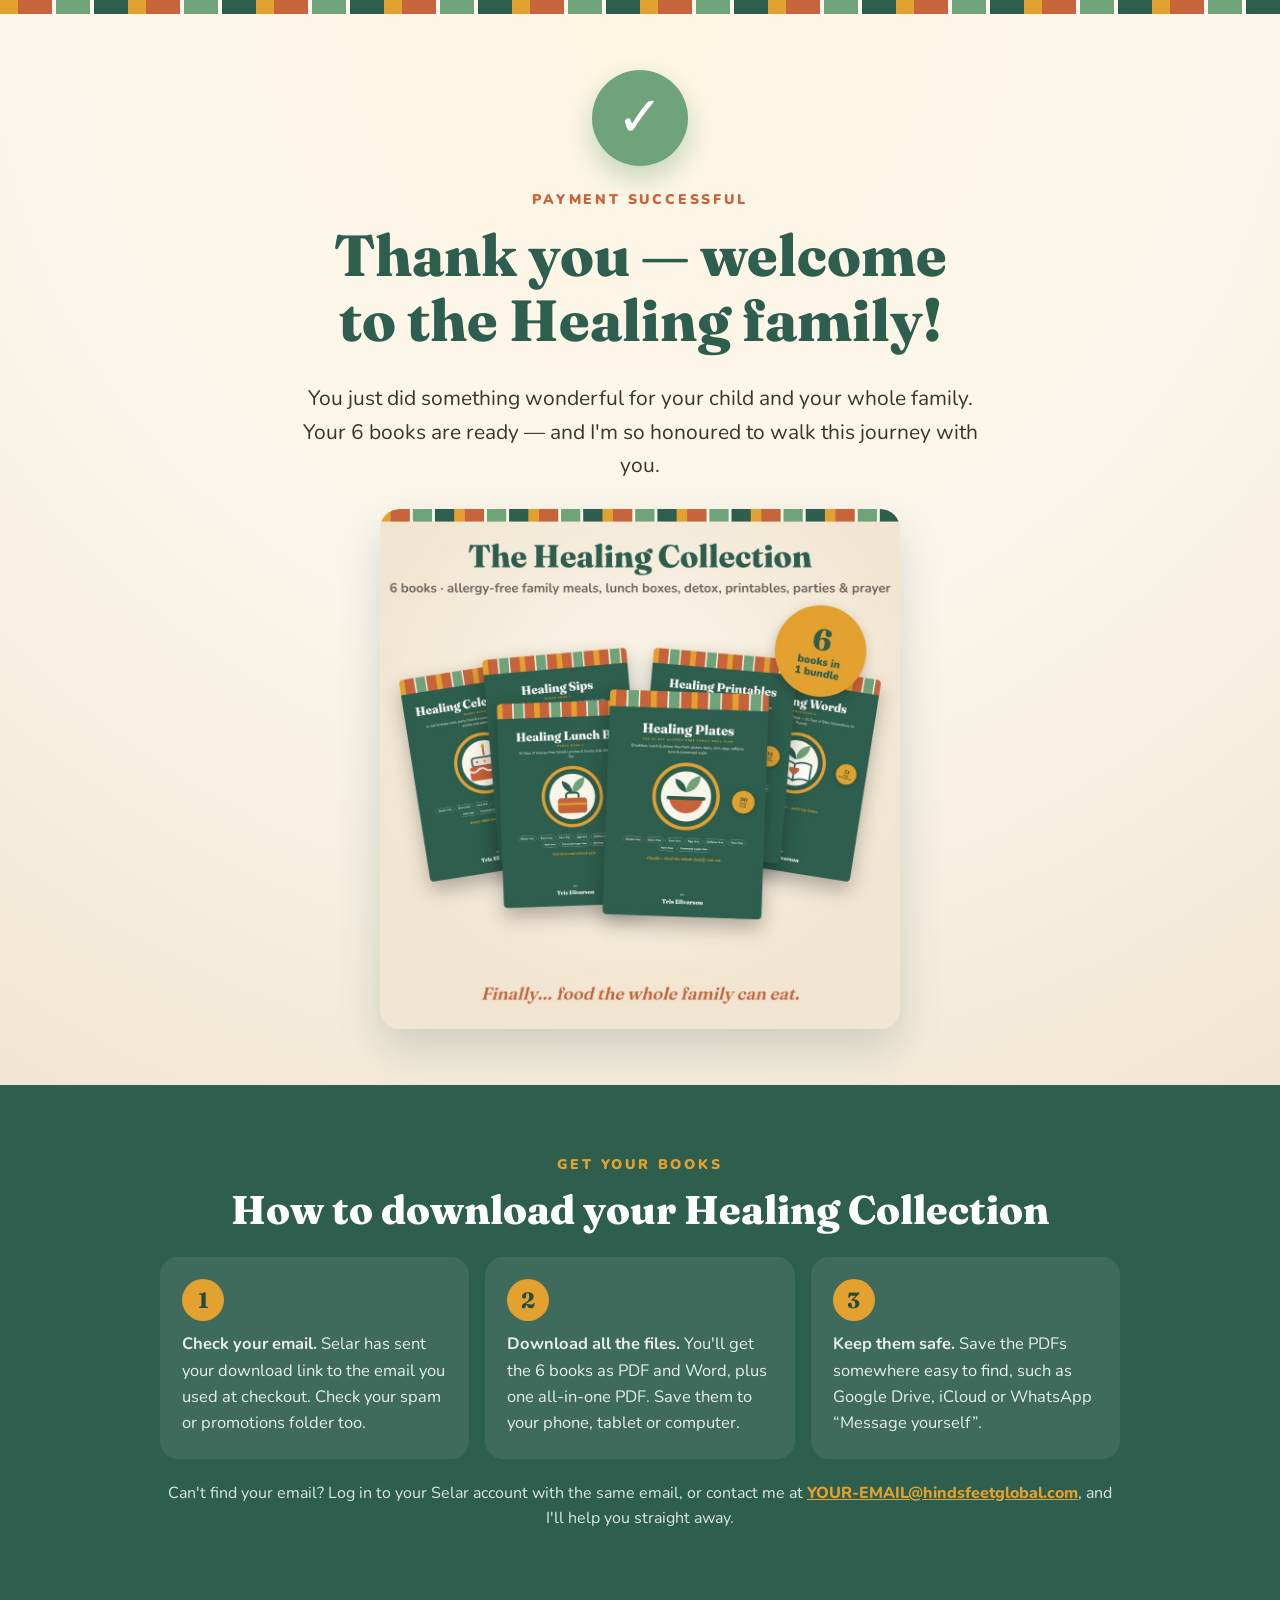
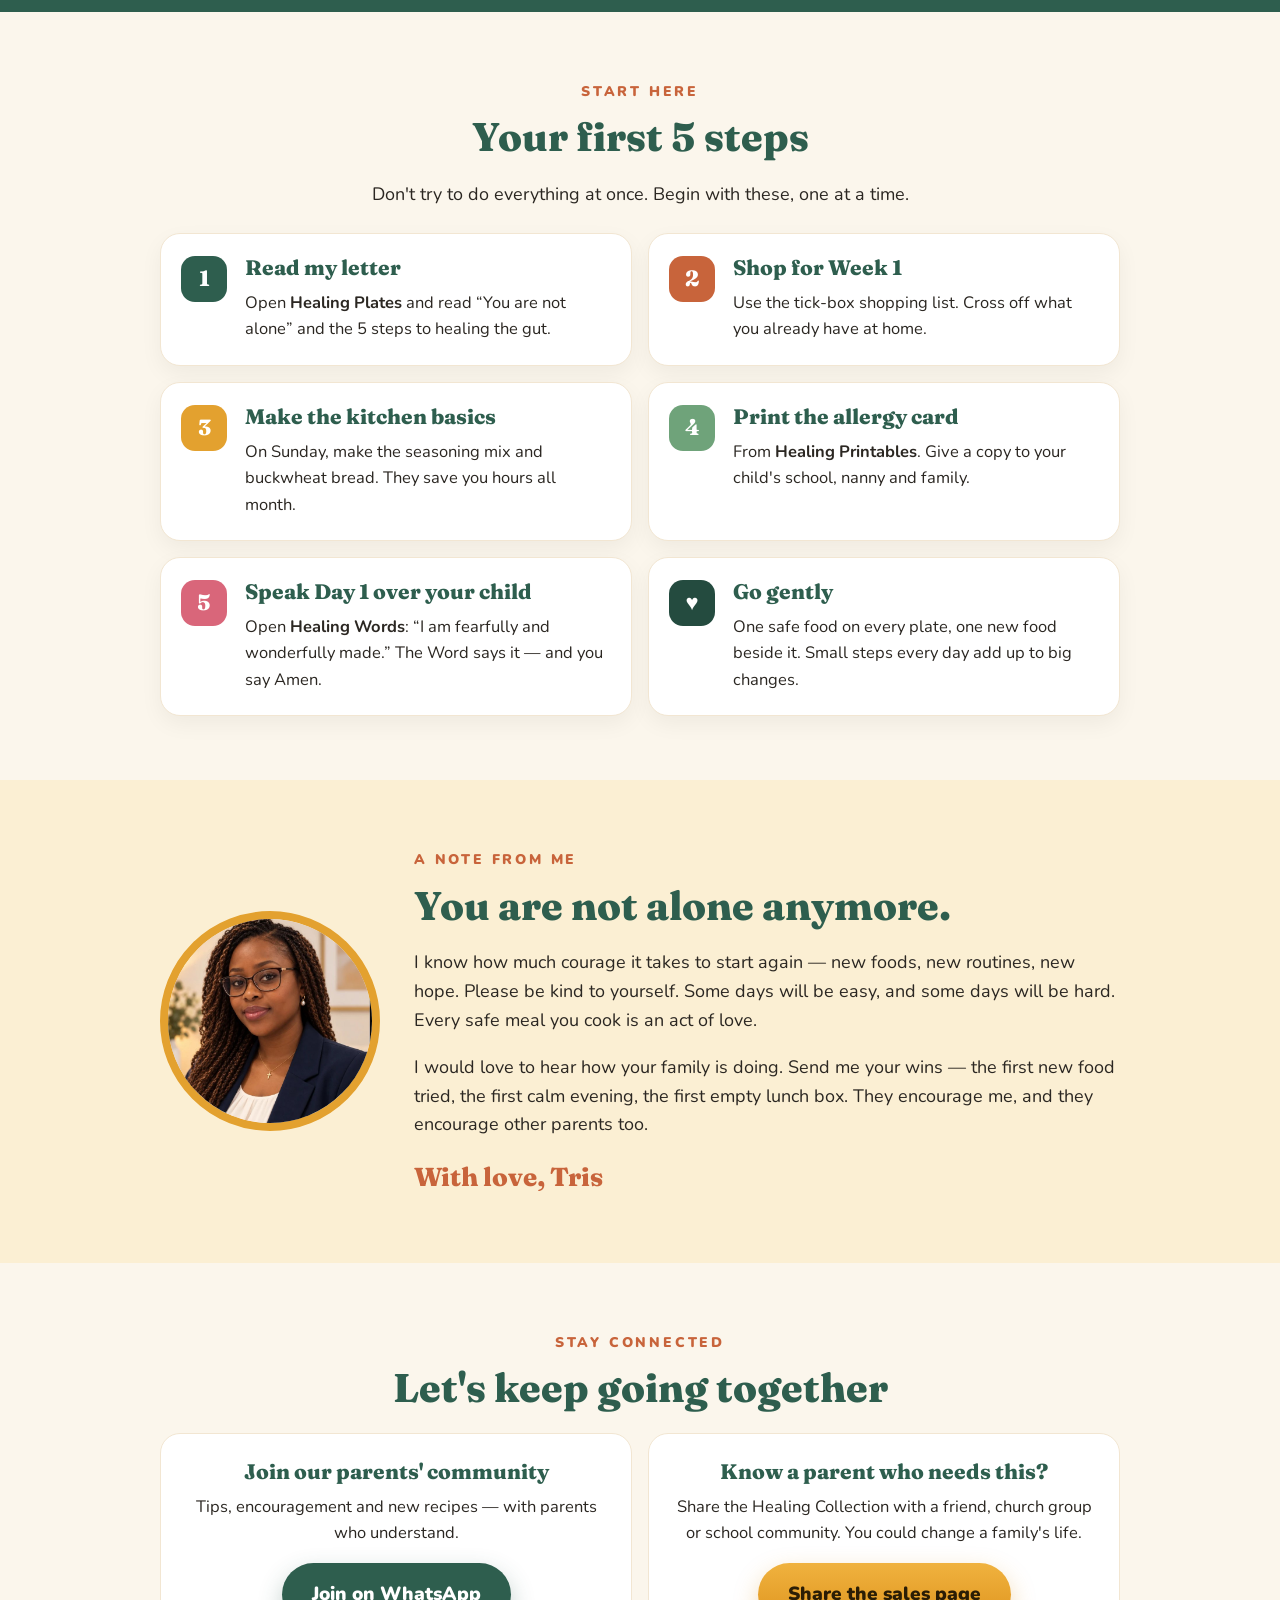
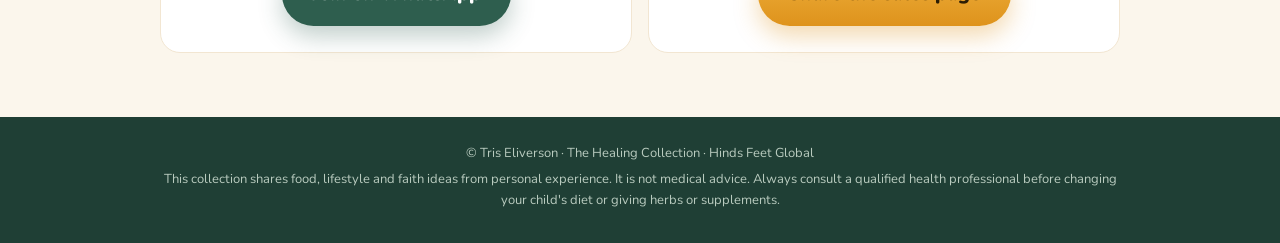
<file: sales/site/thank-you.html>
<!doctype html>
<html lang="en">
<head>
<meta charset="utf-8">
<meta name="viewport" content="width=device-width, initial-scale=1">
<meta name="robots" content="noindex, nofollow">
<title>Thank You — Welcome to the Healing Family</title>
<link rel="preconnect" href="https://fonts.googleapis.com">
<link href="https://fonts.googleapis.com/css2?family=Fraunces:opsz,wght@9..144,600;9..144,800&family=Nunito:wght@400;600;700;800;900&display=swap" rel="stylesheet">

<!-- ================= SALES TRACKING =================
  1. Replace YOUR_PIXEL_ID with your Meta (Facebook/Instagram) Pixel ID.
  2. Replace G-XXXXXXXXXX with your Google Analytics 4 ID (or delete the Google part if you don't use it).
  3. Set this page as the "redirect after purchase" page in Selar, so ONLY buyers land here.
  A purchase is counted once per visitor, so refreshing the page does not count a second sale.
-->
<script>
  var HC_PRICE = 14.99, HC_CURRENCY = 'USD', HC_PRODUCT = 'The Healing Collection';
  var hcFirstVisit = true;
  try { hcFirstVisit = !localStorage.getItem('hc_purchase_tracked'); localStorage.setItem('hc_purchase_tracked', Date.now()); } catch (e) {}
</script>
<!-- Meta Pixel -->
<script>
  !function(f,b,e,v,n,t,s){if(f.fbq)return;n=f.fbq=function(){n.callMethod?n.callMethod.apply(n,arguments):n.queue.push(arguments)};
  if(!f._fbq)f._fbq=n;n.push=n;n.loaded=!0;n.version='2.0';n.queue=[];t=b.createElement(e);t.async=!0;
  t.src=v;s=b.getElementsByTagName(e)[0];s.parentNode.insertBefore(t,s)}(window,document,'script','https://connect.facebook.net/en_US/fbevents.js');
  fbq('init', 'YOUR_PIXEL_ID');
  fbq('track', 'PageView');
  if (hcFirstVisit) fbq('track', 'Purchase', { value: HC_PRICE, currency: HC_CURRENCY, content_name: HC_PRODUCT, content_type: 'product' });
</script>
<!-- Google Analytics 4 -->
<script async src="https://www.googletagmanager.com/gtag/js?id=G-XXXXXXXXXX"></script>
<script>
  window.dataLayer = window.dataLayer || []; function gtag(){dataLayer.push(arguments);}
  gtag('js', new Date()); gtag('config', 'G-XXXXXXXXXX');
  if (hcFirstVisit) gtag('event', 'purchase', { transaction_id: 'hc-' + Date.now(), value: HC_PRICE, currency: HC_CURRENCY,
    items: [{ item_name: HC_PRODUCT, price: HC_PRICE, quantity: 1 }] });
</script>
<!-- ================= END SALES TRACKING ================= -->

<style>
.hc { --green:#2E5E4E; --green2:#244B3F; --leaf:#6FA37A; --leafs:#E4EFE3; --terra:#C8643B; --gold:#E3A12F; --golds:#FBEFD3;
      --pink:#D9667A; --pinks:#FBE3E1; --cream:#FBF6EC; --sand:#F2E6D2; --ink:#2B2722; --muted:#6E665B;
      font-family:'Nunito',system-ui,sans-serif; color:var(--ink); background:var(--cream); line-height:1.6; font-size:18px; }
.hc * { box-sizing:border-box; }
.hc img { max-width:100%; display:block; }
.hc h1,.hc h2,.hc h3 { font-family:'Fraunces',Georgia,serif; font-weight:800; line-height:1.12; margin:0 0 .5em; color:var(--green); }
.hc h1 { font-size:clamp(34px,6vw,58px); } .hc h2 { font-size:clamp(26px,4vw,40px); } .hc h3 { font-size:21px; }
.hc p { margin:0 0 1em; }
.hc .wrap { max-width:1000px; margin:0 auto; padding:0 20px; }
.hc .narrow { max-width:720px; margin:0 auto; padding:0 20px; }
.hc section { padding:64px 0; }
.hc .center { text-align:center; }
.hc .kicker { display:inline-block; font-weight:900; font-size:14px; letter-spacing:.2em; text-transform:uppercase; color:var(--terra); margin-bottom:12px; }
.hc .stripe { height:14px; background:repeating-linear-gradient(90deg,var(--gold) 0 18px,var(--terra) 18px 52px,var(--cream) 52px 56px,var(--leaf) 56px 90px,var(--cream) 90px 94px,var(--green) 94px 128px); }
.hc .btn { display:inline-block; background:linear-gradient(180deg,#F0B23F,#DE931C); color:#2B1D05 !important; text-decoration:none; font-weight:900;
  font-size:19px; padding:16px 30px; border-radius:999px; box-shadow:0 10px 24px rgba(222,147,28,.35); }
.hc .btn.green { background:var(--green); color:#fff !important; box-shadow:0 10px 24px rgba(46,94,78,.3); }

.hc .hero { background:radial-gradient(circle at 50% 0,#FFF6E3 0,var(--cream) 50%,var(--sand) 100%); text-align:center; padding:56px 0; }
.hc .tick { width:96px; height:96px; border-radius:50%; background:var(--leaf); color:#fff; font-size:56px; font-weight:900; display:flex;
  align-items:center; justify-content:center; margin:0 auto 18px; box-shadow:0 12px 28px rgba(111,163,122,.4); }
.hc .hero .lead { font-size:21px; color:#3b352e; max-width:680px; margin:0 auto 26px; }
.hc .hero img.bundle { max-width:520px; margin:10px auto 0; border-radius:20px; box-shadow:0 20px 44px rgba(46,94,78,.2); }

.hc .dl { background:var(--green); color:#fff; }
.hc .dl h2 { color:#fff; }
.hc .dsteps { display:grid; grid-template-columns:repeat(3,1fr); gap:16px; margin-top:24px; }
.hc .dstep { background:rgba(255,255,255,.08); border-radius:18px; padding:22px; }
.hc .dstep b { display:flex; width:42px; height:42px; border-radius:50%; background:var(--gold); color:var(--green2); align-items:center; justify-content:center;
  font-family:'Fraunces',serif; font-size:22px; margin-bottom:10px; }
.hc .dstep p { margin:0; font-size:16.5px; color:#E6EFE8; }
.hc .dl .help { margin-top:22px; text-align:center; color:#DCE8DF; font-size:16px; }
.hc .dl .help a { color:var(--gold); font-weight:800; }

.hc .start { display:grid; grid-template-columns:1fr 1fr; gap:16px; margin-top:24px; }
.hc .scard { background:#fff; border-radius:20px; padding:22px 22px 22px 84px; position:relative; border:1px solid var(--sand); box-shadow:0 8px 22px rgba(0,0,0,.05); }
.hc .scard .n { position:absolute; left:20px; top:22px; width:46px; height:46px; border-radius:14px; display:flex; align-items:center; justify-content:center;
  color:#fff; font-family:'Fraunces',serif; font-weight:800; font-size:22px; }
.hc .scard p { margin:0; font-size:16.5px; }

.hc .letter { background:var(--golds); }
.hc .letter .grid { display:grid; grid-template-columns:220px 1fr; gap:34px; align-items:center; }
.hc .letter img { border-radius:50%; border:8px solid var(--gold); aspect-ratio:1; object-fit:cover; object-position:50% 20%; width:100%; }
.hc .letter .sig { font-family:'Fraunces',serif; font-size:26px; color:var(--terra); font-weight:800; }

.hc .share .grid { display:grid; grid-template-columns:1fr 1fr; gap:16px; margin-top:22px; }
.hc .share .box { background:#fff; border-radius:20px; padding:26px; border:1px solid var(--sand); text-align:center; }
.hc .share .box p { font-size:16.5px; }

.hc footer { background:#1F3F35; color:#B9CBBF; font-size:13px; padding:26px 0; text-align:center; }
.hc footer p { margin:0 0 6px; }

@media (max-width:820px){
  .hc { font-size:17px; } .hc section { padding:48px 0; }
  .hc .dsteps,.hc .start,.hc .share .grid,.hc .letter .grid { grid-template-columns:1fr; }
  .hc .letter img { max-width:180px; margin:0 auto; }
  .hc .btn { width:100%; text-align:center; }
}
</style>
</head>
<body style="margin:0">
<div class="hc">
<div class="stripe"></div>

<section class="hero">
  <div class="narrow">
    <div class="tick">✓</div>
    <div class="kicker">Payment successful</div>
    <h1>Thank you — welcome to the Healing family!</h1>
    <p class="lead">You just did something wonderful for your child and your whole family. Your 6 books are ready — and I'm so honoured to walk this journey with you.</p>
  </div>
  <img class="bundle" src="img/hc-bundle.jpg" alt="The Healing Collection">
</section>

<section class="dl">
  <div class="wrap">
    <div class="center"><div class="kicker" style="color:var(--gold)">Get your books</div><h2>How to download your Healing Collection</h2></div>
    <div class="dsteps">
      <div class="dstep"><b>1</b><p><strong>Check your email.</strong> Selar has sent your download link to the email you used at checkout. Check your spam or promotions folder too.</p></div>
      <div class="dstep"><b>2</b><p><strong>Download all the files.</strong> You'll get the 6 books as PDF and Word, plus one all-in-one PDF. Save them to your phone, tablet or computer.</p></div>
      <div class="dstep"><b>3</b><p><strong>Keep them safe.</strong> Save the PDFs somewhere easy to find, such as Google Drive, iCloud or WhatsApp “Message yourself”.</p></div>
    </div>
    <p class="help">Can't find your email? Log in to your Selar account with the same email, or contact me at <a href="mailto:YOUR-EMAIL@hindsfeetglobal.com">YOUR-EMAIL@hindsfeetglobal.com</a>, and I'll help you straight away.</p>
  </div>
</section>

<section>
  <div class="wrap">
    <div class="center"><div class="kicker">Start here</div><h2>Your first 5 steps</h2><p style="max-width:640px;margin:0 auto">Don't try to do everything at once. Begin with these, one at a time.</p></div>
    <div class="start">
      <div class="scard"><div class="n" style="background:var(--green)">1</div><h3>Read my letter</h3><p>Open <b>Healing Plates</b> and read “You are not alone” and the 5 steps to healing the gut.</p></div>
      <div class="scard"><div class="n" style="background:var(--terra)">2</div><h3>Shop for Week 1</h3><p>Use the tick-box shopping list. Cross off what you already have at home.</p></div>
      <div class="scard"><div class="n" style="background:var(--gold)">3</div><h3>Make the kitchen basics</h3><p>On Sunday, make the seasoning mix and buckwheat bread. They save you hours all month.</p></div>
      <div class="scard"><div class="n" style="background:var(--leaf)">4</div><h3>Print the allergy card</h3><p>From <b>Healing Printables</b>. Give a copy to your child's school, nanny and family.</p></div>
      <div class="scard"><div class="n" style="background:var(--pink)">5</div><h3>Speak Day 1 over your child</h3><p>Open <b>Healing Words</b>: “I am fearfully and wonderfully made.” The Word says it — and you say Amen.</p></div>
      <div class="scard"><div class="n" style="background:var(--green2)">♥</div><h3>Go gently</h3><p>One safe food on every plate, one new food beside it. Small steps every day add up to big changes.</p></div>
    </div>
  </div>
</section>

<section class="letter">
  <div class="wrap grid">
    <img src="img/hc-tris.jpg" alt="Tris Eliverson">
    <div>
      <div class="kicker">A note from me</div>
      <h2>You are not alone anymore.</h2>
      <p>I know how much courage it takes to start again — new foods, new routines, new hope. Please be kind to yourself. Some days will be easy, and some days will be hard. Every safe meal you cook is an act of love.</p>
      <p>I would love to hear how your family is doing. Send me your wins — the first new food tried, the first calm evening, the first empty lunch box. They encourage me, and they encourage other parents too.</p>
      <div class="sig">With love, Tris</div>
    </div>
  </div>
</section>

<section class="share">
  <div class="wrap">
    <div class="center"><div class="kicker">Stay connected</div><h2>Let's keep going together</h2></div>
    <div class="grid">
      <div class="box"><h3>Join our parents' community</h3><p>Tips, encouragement and new recipes — with parents who understand.</p>
        <a class="btn green" href="https://chat.whatsapp.com/YOUR-GROUP-LINK">Join on WhatsApp</a></div>
      <div class="box"><h3>Know a parent who needs this?</h3><p>Share the Healing Collection with a friend, church group or school community. You could change a family's life.</p>
        <a class="btn" href="https://YOUR-SALES-PAGE-LINK">Share the sales page</a></div>
    </div>
  </div>
</section>

<footer>
  <div class="wrap">
    <p>© Tris Eliverson · The Healing Collection · Hinds Feet Global</p>
    <p>This collection shares food, lifestyle and faith ideas from personal experience. It is not medical advice. Always consult a qualified health professional before changing your child's diet or giving herbs or supplements.</p>
  </div>
</footer>
</div>
</body>
</html>
</file>
<file: book/fonts/fonts.css>
@font-face{font-family:'Fraunces';font-style:normal;font-weight:600;src:url('Fraunces-600.woff2') format('woff2');}
@font-face{font-family:'Fraunces';font-style:normal;font-weight:800;src:url('Fraunces-800.woff2') format('woff2');}
@font-face{font-family:'Nunito';font-style:italic;font-weight:400;src:url('Nunito-400i.woff2') format('woff2');}
@font-face{font-family:'Nunito';font-style:normal;font-weight:400;src:url('Nunito-400.woff2') format('woff2');}
@font-face{font-family:'Nunito';font-style:normal;font-weight:600;src:url('Nunito-600.woff2') format('woff2');}
@font-face{font-family:'Nunito';font-style:normal;font-weight:700;src:url('Nunito-700.woff2') format('woff2');}
@font-face{font-family:'Nunito';font-style:normal;font-weight:800;src:url('Nunito-800.woff2') format('woff2');}
@font-face{font-family:'Nunito';font-style:normal;font-weight:900;src:url('Nunito-900.woff2') format('woff2');}
</file>
